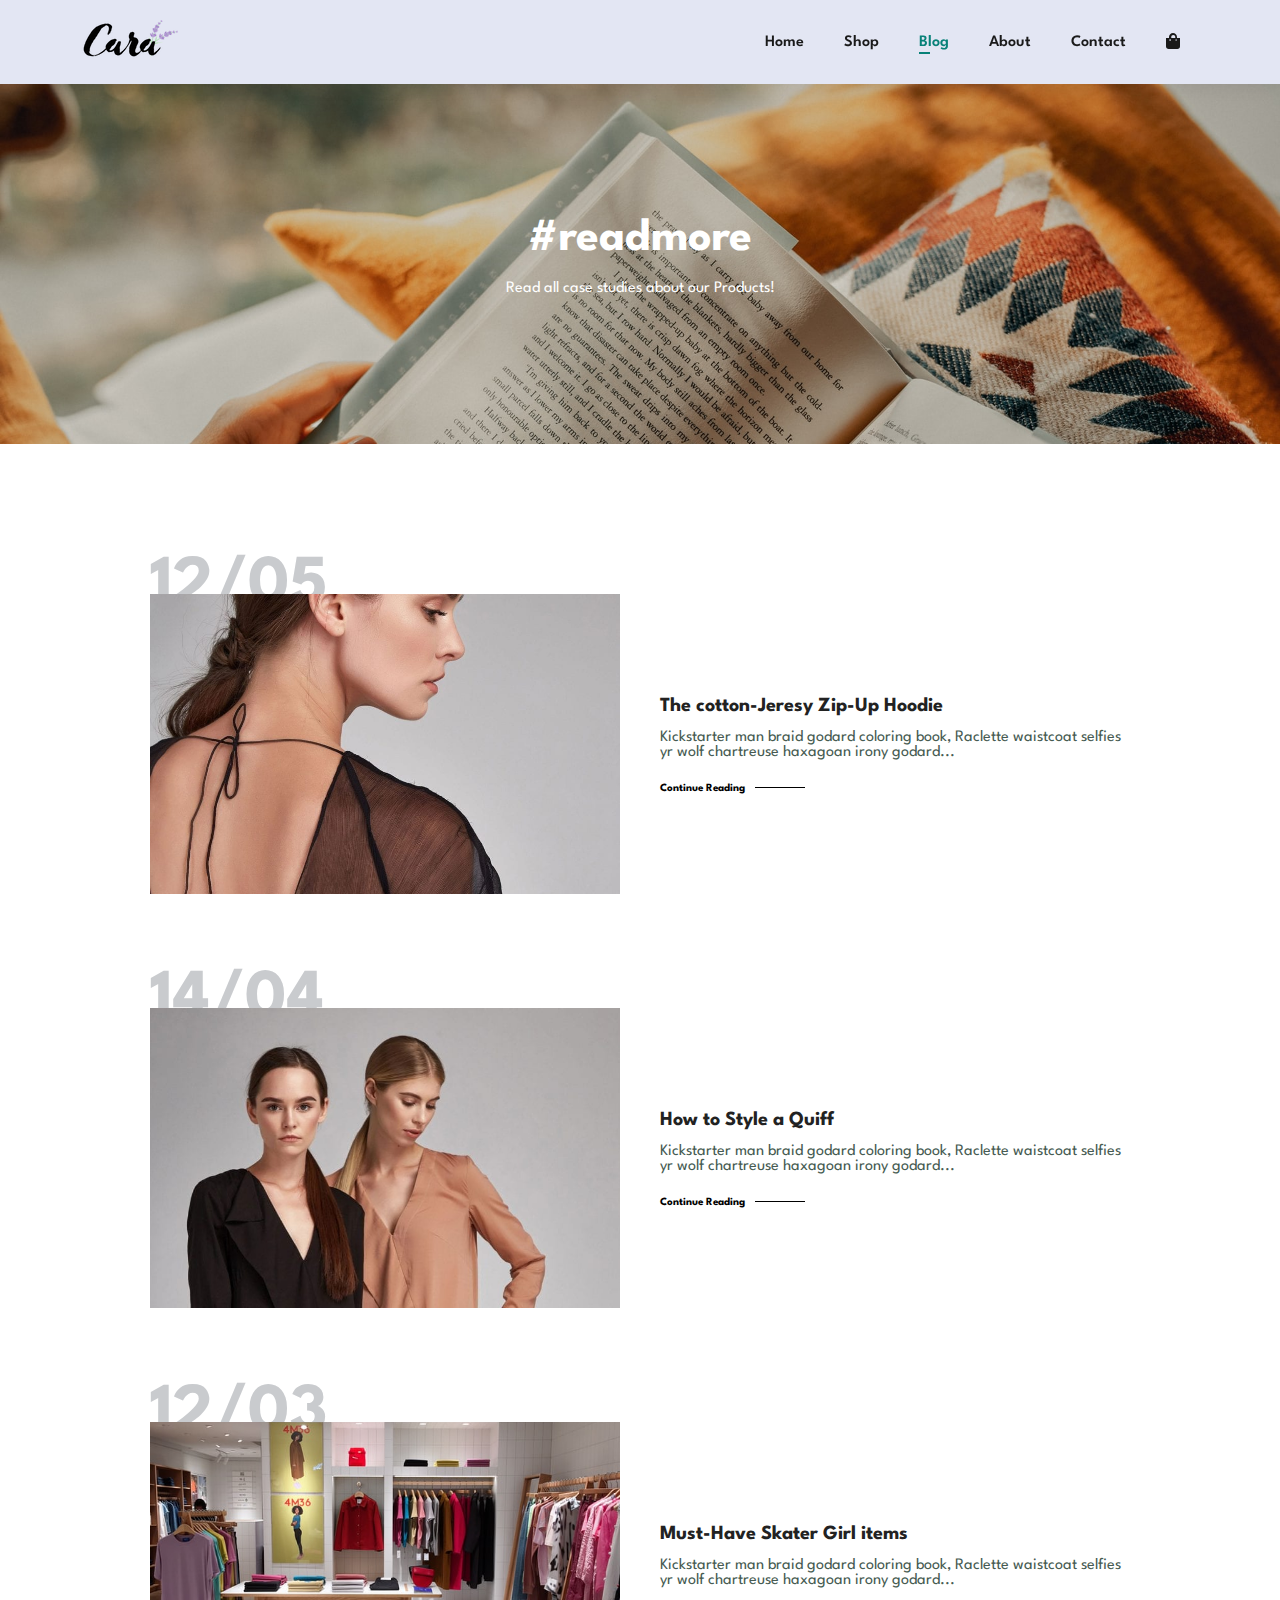
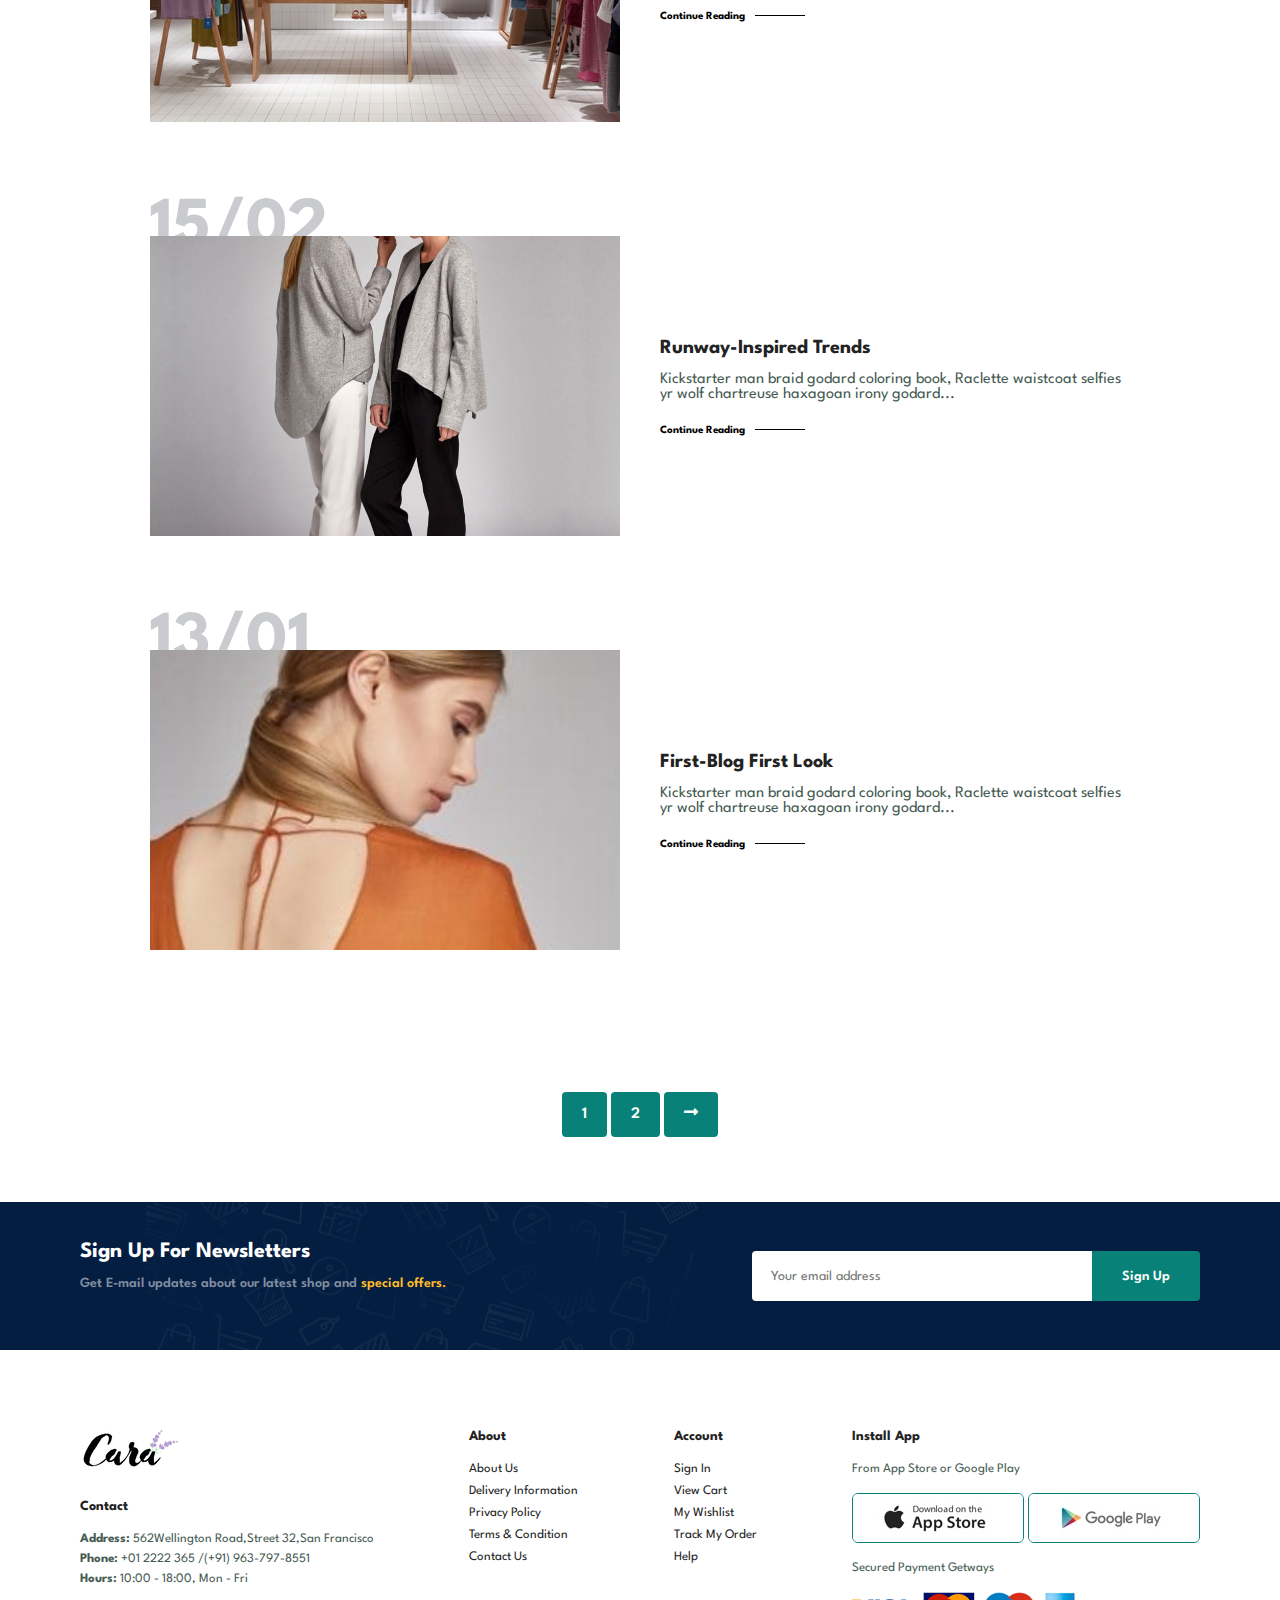
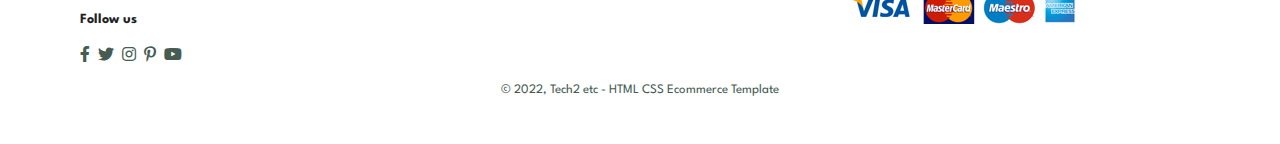
<file: Shopping-Web-By-Revan/blog.html>
<!DOCTYPE html>
<html lang="en">

<head>
    <meta charset="UTF-8">
    <meta http-equiv="X-UA-Compatible" content="IE=edge">
    <meta name="viewport" content="width=device-width, initial-scale=1.0">
    <title>Ecommerce Site</title>
    <link rel="stylesheet" href="https://use.fontawesome.com/releases/v5.15.4/css/all.css" />
    <link rel="stylesheet" href="style.css">


</head>

<body>

    <section id="header">
        <a href="#"><img src="img\logo.png" class="logo" alt=""></a>

        <div>
            <ul id="navbar">
                <li><a href="index.html">Home</a></li>
                <li><a href="shop.html">Shop</a></li>
                <li><a class="active" href="blog.html">Blog</a></li>
                <li><a href="about.html">About</a></li>
                <li><a href="contact.html">Contact</a></li>
                <li id="lg-bag"><a href="cart.html"><i class="fa fa-shopping-bag"></i></a></li>
                <a href="#" id="close"><i class="fa fa-times" aria-hidden="true"></i></a>
            </ul>
        </div>
        <div id="mobile">
            <a href="cart.html"><i class="fa fa-shopping-bag"></i></a>
            <label id="toggle"><i class="fa fa-bars"></i></label>
        </div>
    </section>






    <section id="page-hader" class="blog-header">
        <h2>#readmore</h2>
        <p>Read all case studies about our Products!</p>
    </section>

    <section id="blog">
        <div class="blog-box">
            <div class="blog-img">
                <img src="img/blog/b1.jpg" alt="">
            </div>
            <div class="blog-details">
                <h4>The cotton-Jeresy Zip-Up Hoodie</h4>
                <p>Kickstarter man braid godard coloring book, Raclette waistcoat selfies yr wolf chartreuse haxagoan irony godard...</p>
                <a href="#">Continue Reading</a>
            </div>
            <h1>12/05</h1>
        </div>
        <div class="blog-box">
            <div class="blog-img">
                <img src="img/blog/b2.jpg" alt="">
            </div>
            <div class="blog-details">
                <h4>How to Style a Quiff</h4>
                <p>Kickstarter man braid godard coloring book, Raclette waistcoat selfies yr wolf chartreuse haxagoan irony godard...</p>
                <a href="#">Continue Reading</a>
            </div>
            <h1>14/04</h1>
        </div>
        <div class="blog-box">
            <div class="blog-img">
                <img src="img/blog/b3.jpg" alt="">
            </div>
            <div class="blog-details">
                <h4>Must-Have Skater Girl items</h4>
                <p>Kickstarter man braid godard coloring book, Raclette waistcoat selfies yr wolf chartreuse haxagoan irony godard...</p>
                <a href="#">Continue Reading</a>
            </div>
            <h1>12/03</h1>
        </div>
        <div class="blog-box">
            <div class="blog-img">
                <img src="img/blog/b4.jpg" alt="">
            </div>
            <div class="blog-details">
                <h4>Runway-Inspired Trends</h4>
                <p>Kickstarter man braid godard coloring book, Raclette waistcoat selfies yr wolf chartreuse haxagoan irony godard...</p>
                <a href="#">Continue Reading</a>
            </div>
            <h1>15/02</h1>
        </div>
        <div class="blog-box">
            <div class="blog-img">
                <img src="img/blog/b7.jpg" alt="">
            </div>
            <div class="blog-details">
                <h4>First-Blog First Look</h4>
                <p>Kickstarter man braid godard coloring book, Raclette waistcoat selfies yr wolf chartreuse haxagoan irony godard...</p>
                <a href="#">Continue Reading</a>
            </div>
            <h1>13/01</h1>
        </div>
    </section>

    <section id="pagination" class="section-p1">
        <a href="#">1</a>
        <a href="#">2</a>
        <a href="#"><i class="fa fa-long-arrow-alt-right"></i></a>
    </section>

    <section id="newsletter" class="section-p1 section-m1">
        <div class="newstext">
            <h4>Sign Up For Newsletters</h4>
            <p>Get E-mail updates about our latest shop and <span>special offers.</span></p>
        </div>
        <div class="form">
            <input type="email" placeholder="Your email address">
            <button class="normal">Sign Up</button>
        </div>
    </section>

    <footer class="section-p1">
        <div class="col">
            <img class="logo" src="img/logo.png" alt="">
            <h4>Contact</h4>
            <p><strong>Address:</strong> 562Wellington Road,Street 32,San Francisco</p>
            <p><strong>Phone:</strong> +01 2222 365 /(+91) 963-797-8551</p>
            <p><strong>Hours:</strong> 10:00 - 18:00, Mon - Fri</p>
            <div class="follow"></div>
            <h4>Follow us</h4>
            <div class="icon">
                <i class="fab fa-facebook-f"></i>
                <i class="fab fa-twitter"></i>
                <i class="fab fa-instagram"></i>
                <i class="fab fa-pinterest-p"></i>
                <i class="fab fa-youtube"></i>
            </div>
        </div>

        <div class="col">
            <h4>About</h4>
            <a href="#">About Us</a>
            <a href="#">Delivery Information</a>
            <a href="#">Privacy Policy</a>
            <a href="#">Terms & Condition</a>
            <a href="#">Contact Us</a>
        </div>

        <div class="col">
            <h4>Account</h4>
            <a href="#">Sign In</a>
            <a href="#">View Cart</a>
            <a href="#">My Wishlist</a>
            <a href="#">Track My Order</a>
            <a href="#">Help</a>
        </div>

        <div class="col install">
            <h4>Install App</h4>
            <p>From App Store or Google Play</p>
            <div class="row">
                <img src="img/pay/app.jpg" alt="">
                <img src="img/pay/play.jpg" alt="">
            </div>
            <p>Secured Payment Getways </p>
            <img src="img/pay/pay.png" alt="">

        </div>

        <div class="copyright">
            <p>© 2022, Tech2 etc - HTML CSS Ecommerce Template</p>
        </div>

    </footer>


    <script src="script.js"></script>

</body>

</html>
</file>
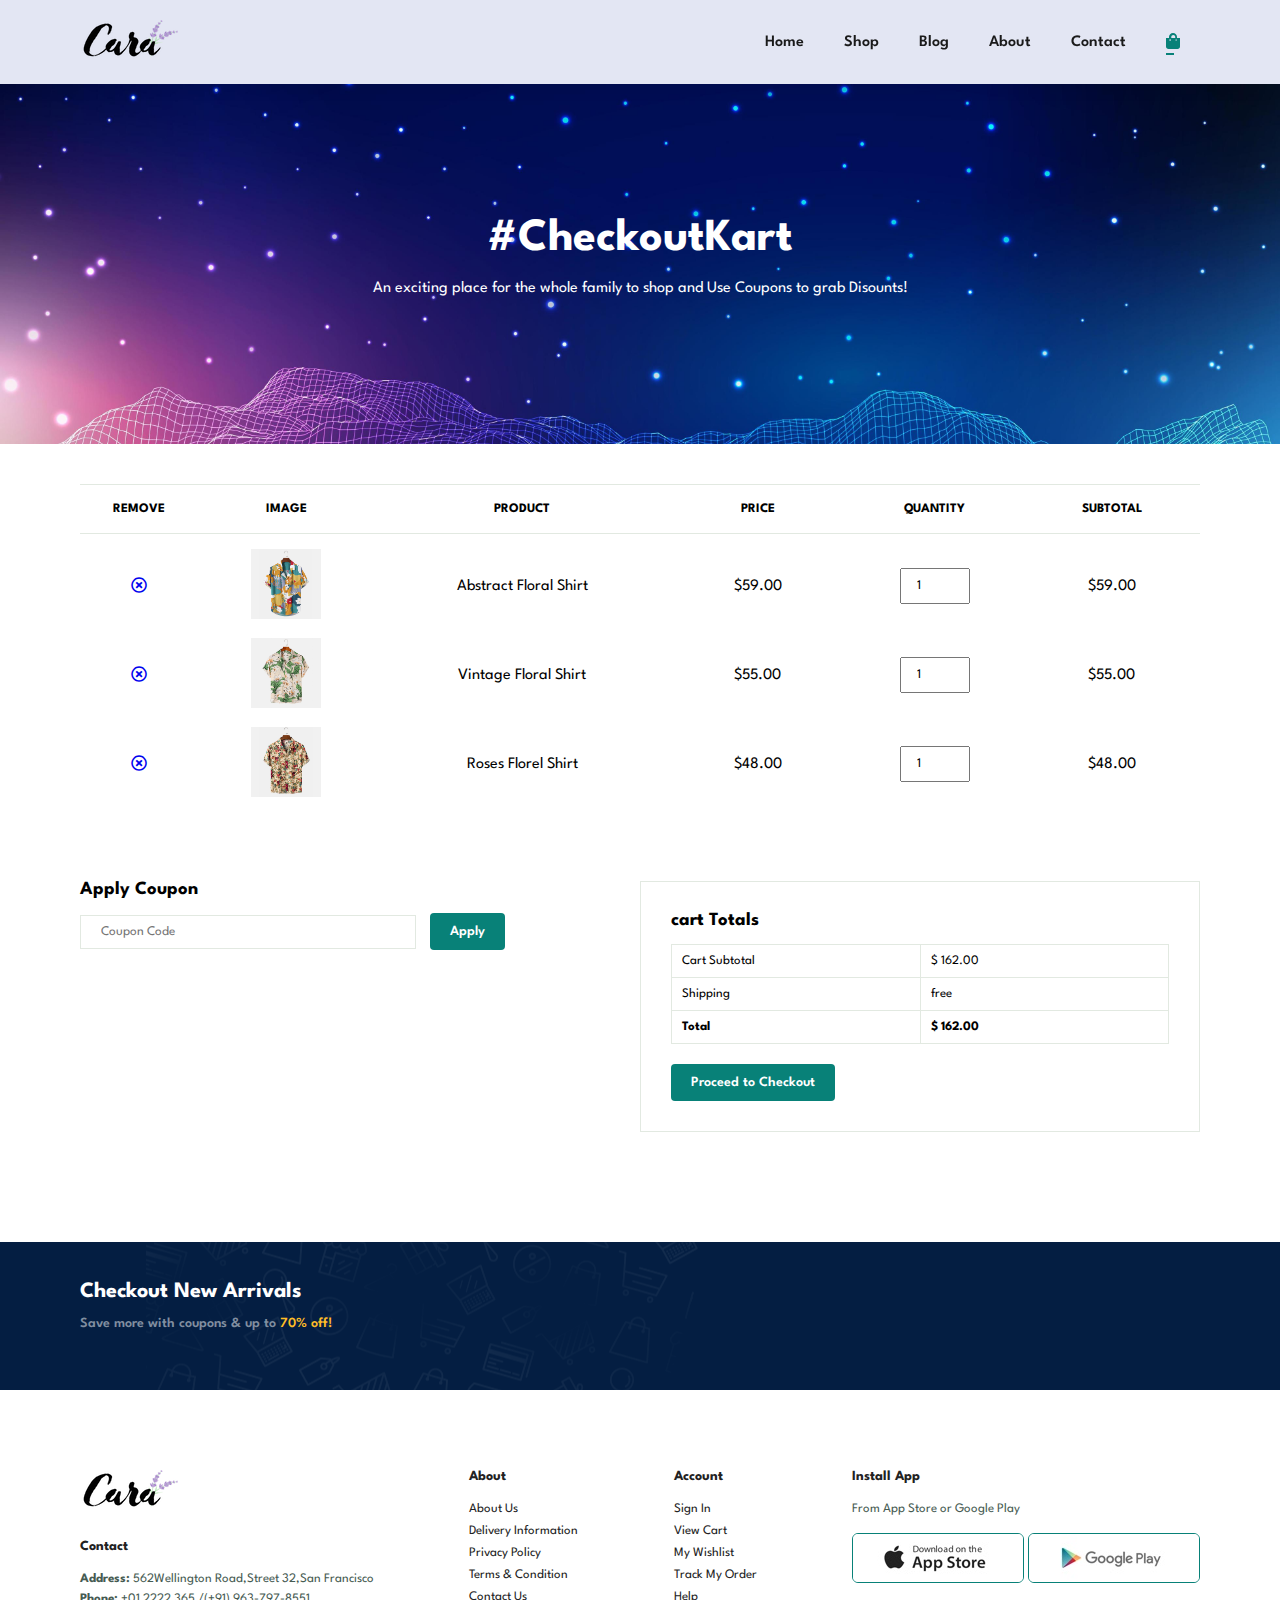
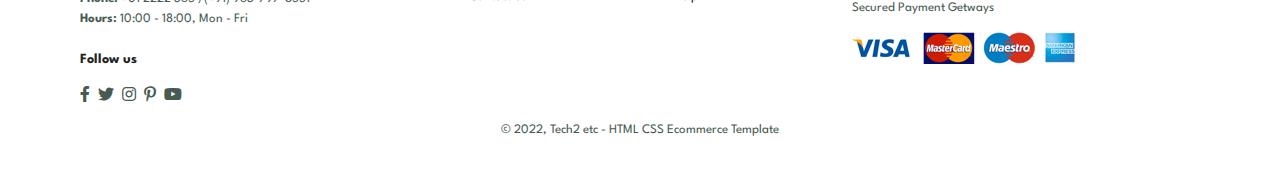
<file: Shopping-Web-By-Revan/cart.html>
<!DOCTYPE html>
<html lang="en">

<head>
    <meta charset="UTF-8">
    <meta http-equiv="X-UA-Compatible" content="IE=edge">
    <meta name="viewport" content="width=device-width, initial-scale=1.0">
    <title>Ecommerce Site</title>
    <link rel="stylesheet" href="https://use.fontawesome.com/releases/v5.15.4/css/all.css" />
    <link rel="stylesheet" href="style.css">


</head>

<body>

    <section id="header">
        <a href="#"><img src="img\logo.png" class="logo" alt=""></a>

        <div>
            <ul id="navbar">
                <li><a href="index.html">Home</a></li>
                <li><a href="shop.html">Shop</a></li>
                <li><a href="blog.html">Blog</a></li>
                <li><a href="about.html">About</a></li>
                <li><a href="contact.html">Contact</a></li>
                <li id="lg-bag"><a class="active" href="cart.html"><i class="fa fa-shopping-bag"></i></a></li>
                <a href="#" id="close"><i class="fa fa-times" aria-hidden="true"></i></a>
            </ul>
        </div>
        <div id="mobile">
            <a href="cart.html"><i class="fa fa-shopping-bag"></i></a>
            <label id="toggle"><i class="fa fa-bars"></i></label>
        </div>
    </section>

    <section id="page-hader" class="cart-header">
        <h2>#CheckoutKart</h2>
        <p>An exciting place for the whole family to shop and Use Coupons to grab Disounts!</p>
    </section>

    <section id="cart" class="section-p1">
        <table width="100%">
            <thead>
                <tr>
                    <td>Remove</td>
                    <td>Image</td>
                    <td>Product</td>
                    <td>Price</td>
                    <td>Quantity</td>
                    <td>Subtotal</td>
                </tr>
            </thead>
            <tbody>
                <tr>
                    <td><a href="#"><i class="far fa-times-circle"></i></a></td>
                    <td><img src="img/products/f1.jpg" alt=""></td>
                    <td>Abstract Floral Shirt</td>
                    <td>$59.00</td>
                    <td><input type="number" value="1"></td>
                    <td>$59.00</td>
                </tr>
                <tr>
                    <td><a href="#"><i class="far fa-times-circle"></i></a></td>
                    <td><img src="img/products/f2.jpg" alt=""></td>
                    <td>Vintage Floral Shirt</td>
                    <td>$55.00</td>
                    <td><input type="number" value="1"></td>
                    <td>$55.00</td>
                </tr>
                <tr>
                    <td><a href="#"><i class="far fa-times-circle"></i></a></td>
                    <td><img src="img/products/f3.jpg" alt=""></td>
                    <td>Roses Florel Shirt</td>
                    <td>$48.00</td>
                    <td><input type="number" value="1"></td>
                    <td>$48.00</td>
                </tr>
            </tbody>
        </table>
    </section>

    <section id="cart-add" class="section-p1">
        <div id="coupon">
            <h3>Apply Coupon</h3>
            <div>
                <input type="text" placeholder="Coupon Code">
                <button class="normal">Apply</button>
            </div>
        </div>

        <div id="subtotal">
            <h3>cart Totals</h3>
            <table>
                <tr>
                    <td>Cart Subtotal</td>
                    <td>$ 162.00</td>
                </tr>
                <tr>
                    <td>Shipping</td>
                    <td>free</td>
                </tr>
                <tr>
                    <td><strong>Total</strong></td>
                    <td><strong>$ 162.00</strong></td>
                </tr>
            </table>
            <button class="normal">Proceed to Checkout</button>
        </div>
    </section>

    <section id="newsletter1" class="section-p1 section-m1">
        <div class="newstext1">
            <h4>Checkout New Arrivals</h4>
            <p>Save more with coupons & up to <span>70% off!</span></p>
        </div>
        <!-- <div class="form">
            <input type="email" placeholder="Your email address">
            <button class="normal">Sign Up</button>
        </div> -->
    </section>

    <footer class="section-p1">
        <div class="col">
            <img class="logo" src="img/logo.png" alt="">
            <h4>Contact</h4>
            <p><strong>Address:</strong> 562Wellington Road,Street 32,San Francisco</p>
            <p><strong>Phone:</strong> +01 2222 365 /(+91) 963-797-8551</p>
            <p><strong>Hours:</strong> 10:00 - 18:00, Mon - Fri</p>
            <div class="follow"></div>
            <h4>Follow us</h4>
            <div class="icon">
                <i class="fab fa-facebook-f"></i>
                <i class="fab fa-twitter"></i>
                <i class="fab fa-instagram"></i>
                <i class="fab fa-pinterest-p"></i>
                <i class="fab fa-youtube"></i>
            </div>
        </div>

        <div class="col">
            <h4>About</h4>
            <a href="#">About Us</a>
            <a href="#">Delivery Information</a>
            <a href="#">Privacy Policy</a>
            <a href="#">Terms & Condition</a>
            <a href="#">Contact Us</a>
        </div>

        <div class="col">
            <h4>Account</h4>
            <a href="#">Sign In</a>
            <a href="#">View Cart</a>
            <a href="#">My Wishlist</a>
            <a href="#">Track My Order</a>
            <a href="#">Help</a>
        </div>

        <div class="col install">
            <h4>Install App</h4>
            <p>From App Store or Google Play</p>
            <div class="row">
                <img src="img/pay/app.jpg" alt="">
                <img src="img/pay/play.jpg" alt="">
            </div>
            <p>Secured Payment Getways </p>
            <img src="img/pay/pay.png" alt="">

        </div>

        <div class="copyright">
            <p>© 2022, Tech2 etc - HTML CSS Ecommerce Template</p>
        </div>

    </footer>


    <script src="script.js"></script>

</body>

</html>
</file>
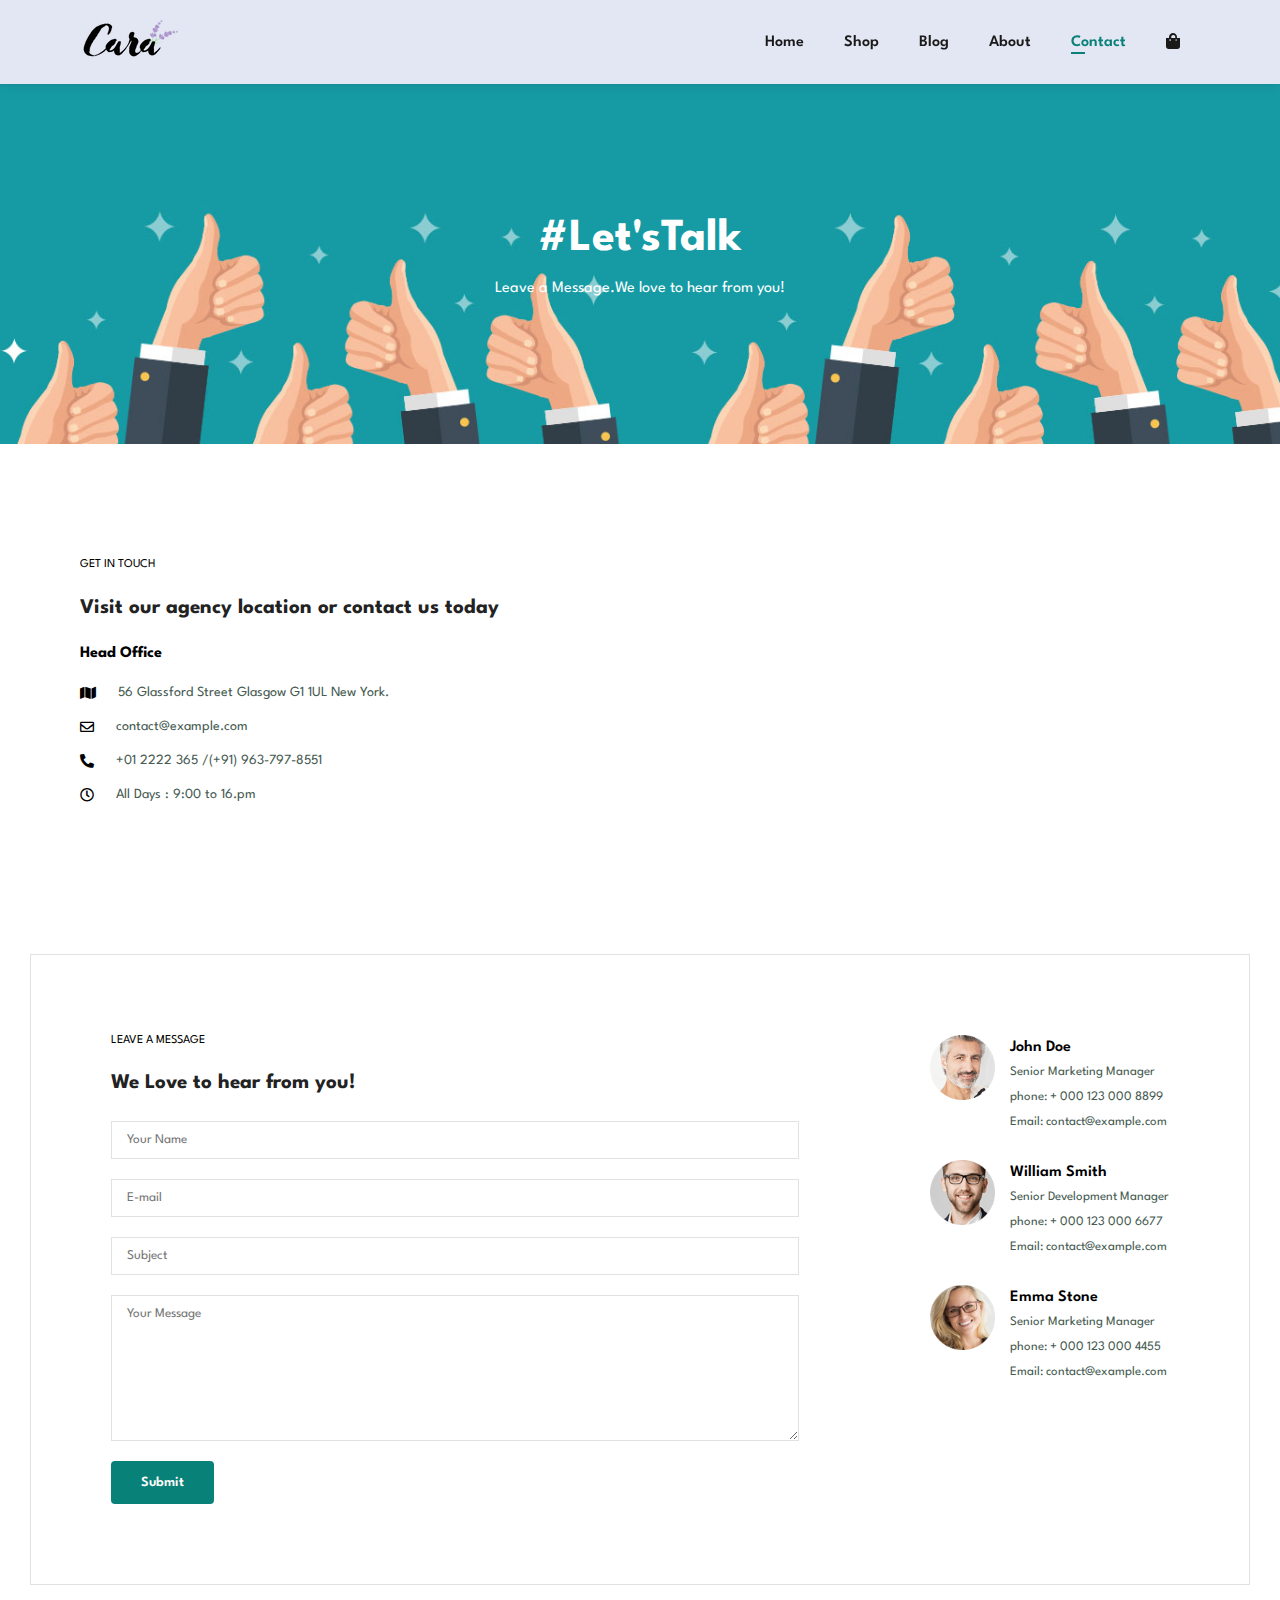
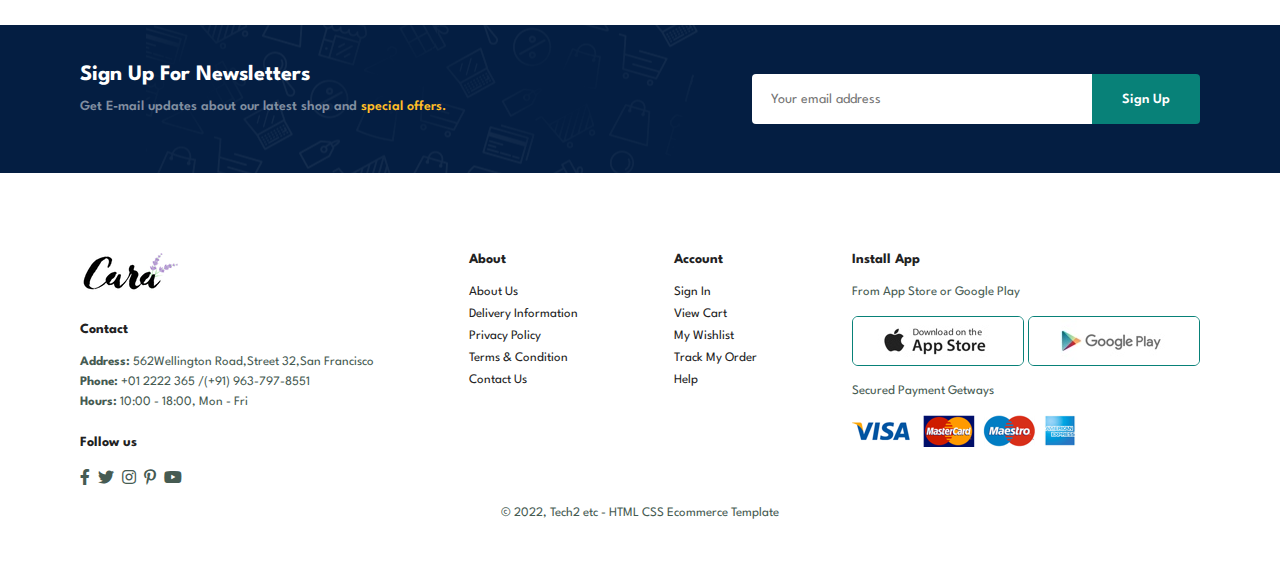
<file: Shopping-Web-By-Revan/contact.html>
<!DOCTYPE html>
<html lang="en">

<head>
    <meta charset="UTF-8">
    <meta http-equiv="X-UA-Compatible" content="IE=edge">
    <meta name="viewport" content="width=device-width, initial-scale=1.0">
    <title>Ecommerce Site</title>
    <link rel="stylesheet" href="https://use.fontawesome.com/releases/v5.15.4/css/all.css" />
    <link rel="stylesheet" href="style.css">


</head>

<body>

    <section id="header">
        <a href="#"><img src="img\logo.png" class="logo" alt=""></a>

        <div>
            <ul id="navbar">
                <li><a href="index.html">Home</a></li>
                <li><a href="shop.html">Shop</a></li>
                <li><a href="blog.html">Blog</a></li>
                <li><a href="about.html">About</a></li>
                <li><a class="active" href="contact.html">Contact</a></li>
                <li id="lg-bag"><a href="cart.html"><i class="fa fa-shopping-bag"></i></a></li>
                <a href="#" id="close"><i class="fa fa-times" aria-hidden="true"></i></a>
            </ul>
        </div>
        <div id="mobile">
            <a href="cart.html"><i class="fa fa-shopping-bag"></i></a>
            <label id="toggle"><i class="fa fa-bars"></i></label>
        </div>
    </section>

    <section id="page-hader" class="contacts-header">
        <h2>#Let'sTalk</h2>
        <p>Leave a Message.We love to hear from you!</p>
    </section>

    <section id="contact-details" class="section-p1">
        <div class="details">
            <span>GET IN TOUCH</span>
            <h2>Visit our agency location or contact us today</h2>
            <h3>Head Office</h3>
            <div>
                <li>
                    <i class="fa fa-map"></i>
                    <p>56 Glassford Street Glasgow G1 1UL New York.</p>
                </li>
                <li>
                    <i class="far fa-envelope"></i>
                    <p>contact@example.com</p>
                </li>
                <li>
                    <i class="fas fa-phone-alt"></i>
                    <p> +01 2222 365 /(+91) 963-797-8551</p>
                </li>
                <li>
                    <i class="far fa-clock"></i>
                    <p>All Days : 9:00 to 16.pm</p>
                </li>
            </div>
        </div>

        <div class="map">
            <iframe src=" https://www.google.com/maps/embed?pb=!1m18!1m12!1m3!1d286647.4976938075!2d-4.511948919516009!3d55.85514353626482!2m3!1f0!2f0!3f0!3m2!1i1024!2i768!4f13.1!3m3!1m2!1s0x488815562056ceeb%3A0x71e683b805ef511e!2sGlasgow%2C%20UK!5e0!3m2!1sen!2sin!4v1669609790810!5m2!1sen!2sin
                " width="600 " height="450 " style="border:0; " allowfullscreen=" " loading="lazy " referrerpolicy="no-referrer-when-downgrade "></iframe>
        </div>
    </section>

    <section id="form-details">
        <form action="">
            <span> LEAVE A MESSAGE</span>
            <h2>We Love to hear from you!</h2>
            <input type="text" placeholder="Your Name">
            <input type="email" placeholder="E-mail">
            <input type="text" placeholder="Subject">
            <textarea name="" id="" cols="30" rows="10" placeholder="Your Message"></textarea>
            <button class="normal">Submit</button>
        </form>

        <div class="people">
            <div>
                <img src="img/people/1.png" alt="">
                <p><span>John Doe</span> Senior Marketing Manager <br> phone: + 000 123 000 8899 <br> Email: contact@example.com</p>
            </div>
            <div>
                <img src="img/people/2.png" alt="">
                <p><span>William Smith</span> Senior Development Manager <br> phone: + 000 123 000 6677 <br> Email: contact@example.com</p>
            </div>
            <div>
                <img src="img/people/3.png" alt="">
                <p><span>Emma Stone</span> Senior Marketing Manager <br> phone: + 000 123 000 4455 <br> Email: contact@example.com</p>
            </div>
        </div>

    </section>

    <section id="newsletter" class="section-p1 section-m1">
        <div class="newstext">
            <h4>Sign Up For Newsletters</h4>
            <p>Get E-mail updates about our latest shop and <span>special offers.</span></p>
        </div>
        <div class="form">
            <input type="email" placeholder="Your email address">
            <button class="normal">Sign Up</button>
        </div>
    </section>

    <footer class="section-p1">
        <div class="col">
            <img class="logo" src="img/logo.png" alt="">
            <h4>Contact</h4>
            <p><strong>Address:</strong> 562Wellington Road,Street 32,San Francisco</p>
            <p><strong>Phone:</strong> +01 2222 365 /(+91) 963-797-8551</p>
            <p><strong>Hours:</strong> 10:00 - 18:00, Mon - Fri</p>
            <div class="follow"></div>
            <h4>Follow us</h4>
            <div class="icon">
                <i class="fab fa-facebook-f"></i>
                <i class="fab fa-twitter"></i>
                <i class="fab fa-instagram"></i>
                <i class="fab fa-pinterest-p"></i>
                <i class="fab fa-youtube"></i>
            </div>
        </div>

        <div class="col">
            <h4>About</h4>
            <a href="#">About Us</a>
            <a href="#">Delivery Information</a>
            <a href="#">Privacy Policy</a>
            <a href="#">Terms & Condition</a>
            <a href="#">Contact Us</a>
        </div>

        <div class="col">
            <h4>Account</h4>
            <a href="#">Sign In</a>
            <a href="#">View Cart</a>
            <a href="#">My Wishlist</a>
            <a href="#">Track My Order</a>
            <a href="#">Help</a>
        </div>

        <div class="col install">
            <h4>Install App</h4>
            <p>From App Store or Google Play</p>
            <div class="row">
                <img src="img/pay/app.jpg" alt="">
                <img src="img/pay/play.jpg" alt="">
            </div>
            <p>Secured Payment Getways </p>
            <img src="img/pay/pay.png" alt="">

        </div>

        <div class="copyright">
            <p>© 2022, Tech2 etc - HTML CSS Ecommerce Template</p>
        </div>

    </footer>


    <script src="script.js"></script>

</body>

</html>
</file>
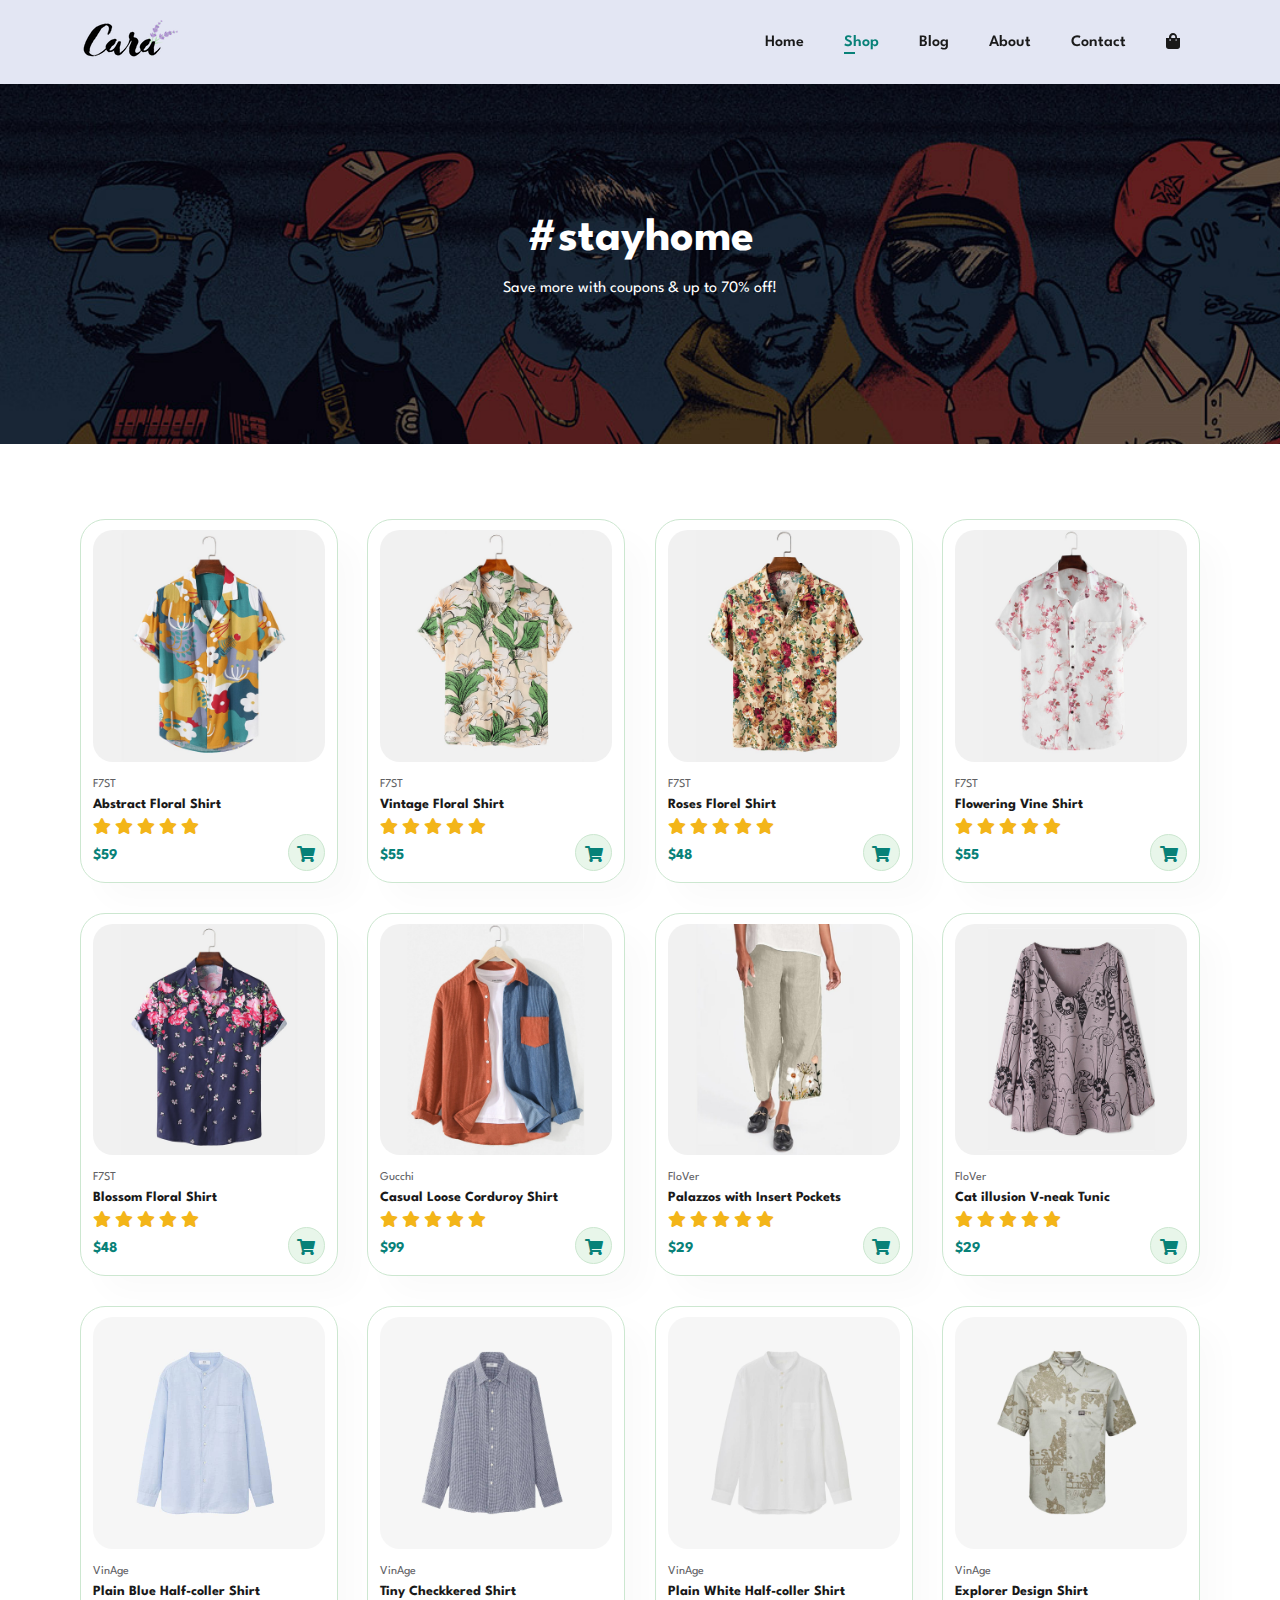
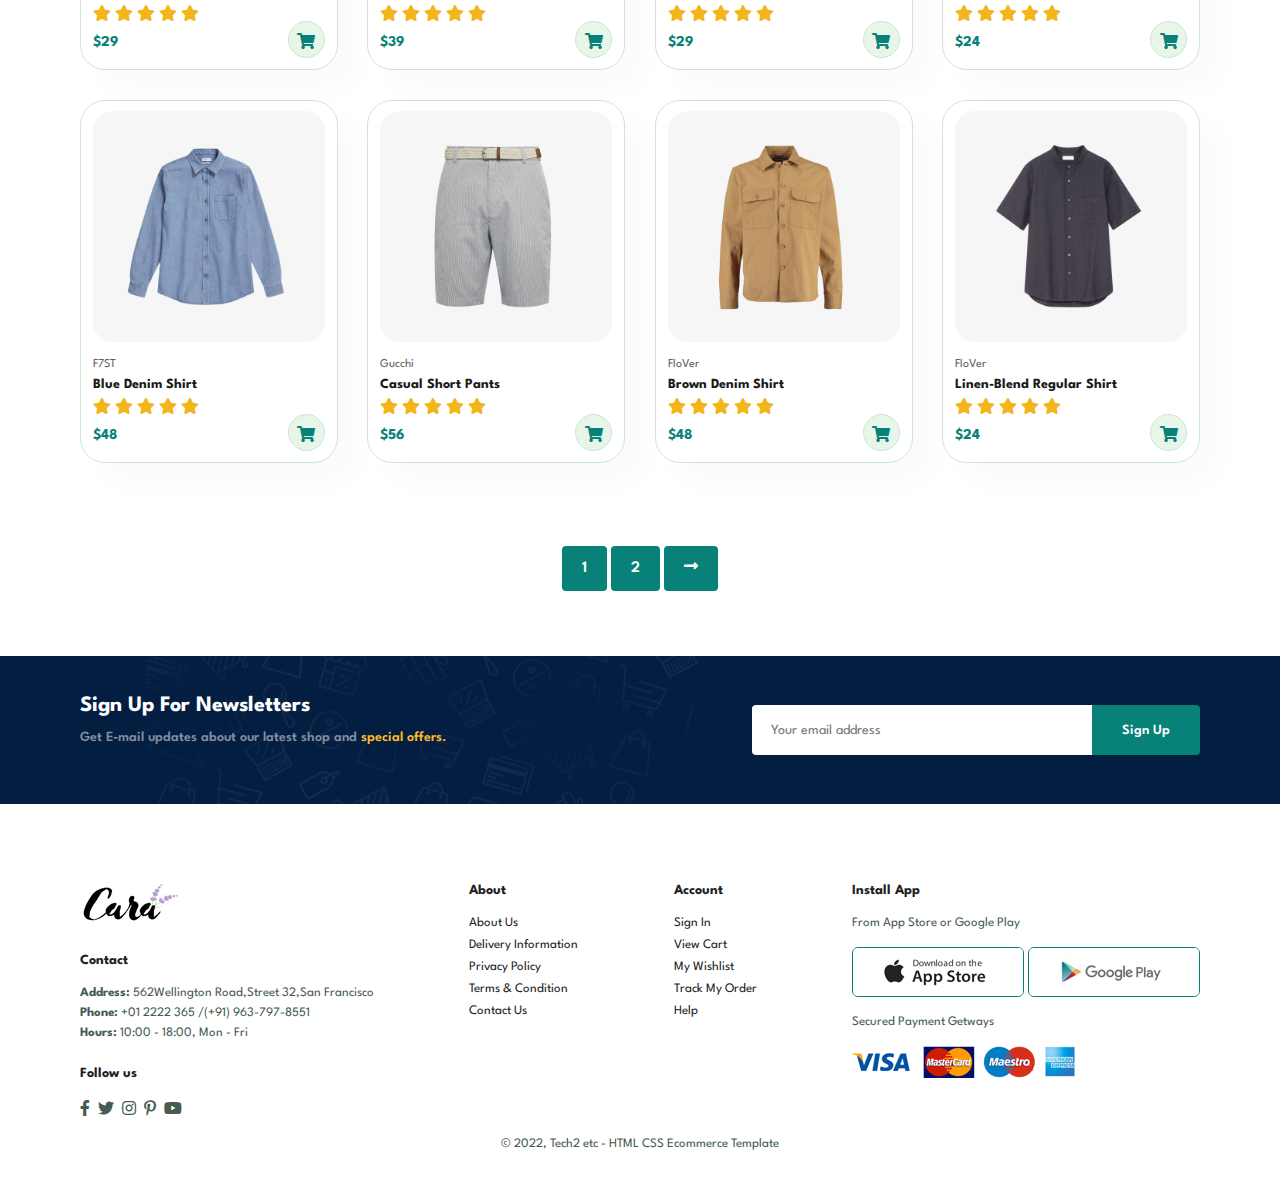
<file: Shopping-Web-By-Revan/shop.html>
<!DOCTYPE html>
<html lang="en">

<head>
    <meta charset="UTF-8">
    <meta http-equiv="X-UA-Compatible" content="IE=edge">
    <meta name="viewport" content="width=device-width, initial-scale=1.0">
    <title>Ecommerce Site</title>
    <link rel="stylesheet" href="https://use.fontawesome.com/releases/v5.15.4/css/all.css" />
    <link rel="stylesheet" href="style.css">


</head>

<body>

    <section id="header">
        <a href="#"><img src="img\logo.png" class="logo" alt=""></a>

        <div>
            <ul id="navbar">
                <li><a href="index.html">Home</a></li>
                <li><a class="active" href="shop.html">Shop</a></li>
                <li><a href="blog.html">Blog</a></li>
                <li><a href="about.html">About</a></li>
                <li><a href="contact.html">Contact</a></li>
                <li id="lg-bag"><a href="cart.html"><i class="fa fa-shopping-bag"></i></a></li>
                <a href="#" id="close"><i class="fa fa-times" aria-hidden="true"></i></a>
            </ul>
        </div>
        <div id="mobile">
            <a href="cart.html"><i class="fa fa-shopping-bag"></i></a>
            <label id="toggle"><i class="fa fa-bars"></i></label>
        </div>
    </section>

    <section id="page-hader">

        <h2>#stayhome</h2>
        <p>Save more with coupons & up to 70% off!</p>
    </section>

    <section id="product1" class="section-p1">
        <div class="pro-container" onclick="window.location.href='sproduct.html';">
            <div class="pro">
                <img src="img/products/f1.jpg" alt="">
                <div class="des">
                    <span>F7ST</span>
                    <h5>Abstract Floral Shirt</h5>
                    <div class="star">
                        <i class="fa fa-star"></i>
                        <i class="fa fa-star"></i>
                        <i class="fa fa-star"></i>
                        <i class="fa fa-star"></i>
                        <i class="fa fa-star"></i>
                    </div>
                    <h4>$59</h4>
                </div>
                <a href="#"><i class="fa fa-shopping-cart cart"></i></a>
            </div>
            <div class="pro">
                <img src="img/products/f2.jpg" alt="">
                <div class="des">
                    <span>F7ST</span>
                    <h5>Vintage Floral Shirt</h5>
                    <div class="star">
                        <i class="fa fa-star"></i>
                        <i class="fa fa-star"></i>
                        <i class="fa fa-star"></i>
                        <i class="fa fa-star"></i>
                        <i class="fa fa-star"></i>
                    </div>
                    <h4>$55</h4>
                </div>
                <a href="#"><i class="fa fa-shopping-cart cart"></i></a>
            </div>
            <div class="pro">
                <img src="img/products/f3.jpg" alt="">
                <div class="des">
                    <span>F7ST</span>
                    <h5>Roses Florel Shirt</h5>
                    <div class="star">
                        <i class="fa fa-star"></i>
                        <i class="fa fa-star"></i>
                        <i class="fa fa-star"></i>
                        <i class="fa fa-star"></i>
                        <i class="fa fa-star"></i>
                    </div>
                    <h4>$48</h4>
                </div>
                <a href="#"><i class="fa fa-shopping-cart cart"></i></a>
            </div>
            <div class="pro">
                <img src="img/products/f4.jpg" alt="">
                <div class="des">
                    <span>F7ST</span>
                    <h5>Flowering Vine Shirt</h5>
                    <div class="star">
                        <i class="fa fa-star"></i>
                        <i class="fa fa-star"></i>
                        <i class="fa fa-star"></i>
                        <i class="fa fa-star"></i>
                        <i class="fa fa-star"></i>
                    </div>
                    <h4>$55</h4>
                </div>
                <a href="#"><i class="fa fa-shopping-cart cart"></i></a>
            </div>
            <div class="pro">
                <img src="img/products/f5.jpg" alt="">
                <div class="des">
                    <span>F7ST</span>
                    <h5>Blossom Floral Shirt</h5>
                    <div class="star">
                        <i class="fa fa-star"></i>
                        <i class="fa fa-star"></i>
                        <i class="fa fa-star"></i>
                        <i class="fa fa-star"></i>
                        <i class="fa fa-star"></i>
                    </div>
                    <h4>$48</h4>
                </div>
                <a href="#"><i class="fa fa-shopping-cart cart"></i></a>
            </div>
            <div class="pro">
                <img src="img/products/f6.jpg" alt="">
                <div class="des">
                    <span>Gucchi</span>
                    <h5>Casual Loose Corduroy Shirt</h5>
                    <div class="star">
                        <i class="fa fa-star"></i>
                        <i class="fa fa-star"></i>
                        <i class="fa fa-star"></i>
                        <i class="fa fa-star"></i>
                        <i class="fa fa-star"></i>
                    </div>
                    <h4>$99</h4>
                </div>
                <a href="#"><i class="fa fa-shopping-cart cart"></i></a>
            </div>
            <div class="pro">
                <img src="img/products/f7.jpg" alt="">
                <div class="des">
                    <span>FloVer</span>
                    <h5>Palazzos with Insert Pockets</h5>
                    <div class="star">
                        <i class="fa fa-star"></i>
                        <i class="fa fa-star"></i>
                        <i class="fa fa-star"></i>
                        <i class="fa fa-star"></i>
                        <i class="fa fa-star"></i>
                    </div>
                    <h4>$29</h4>
                </div>
                <a href="#"><i class="fa fa-shopping-cart cart"></i></a>
            </div>
            <div class="pro">
                <img src="img/products/f8.jpg" alt="">
                <div class="des">
                    <span>FloVer</span>
                    <h5>Cat illusion V-neak Tunic</h5>
                    <div class="star">
                        <i class="fa fa-star"></i>
                        <i class="fa fa-star"></i>
                        <i class="fa fa-star"></i>
                        <i class="fa fa-star"></i>
                        <i class="fa fa-star"></i>
                    </div>
                    <h4>$29</h4>
                </div>
                <a href="#"><i class="fa fa-shopping-cart cart"></i></a>
            </div>
            <div class="pro">
                <img src="img/products/n1.jpg" alt="">
                <div class="des">
                    <span>VinAge</span>
                    <h5>Plain Blue Half-coller Shirt</h5>
                    <div class="star">
                        <i class="fa fa-star"></i>
                        <i class="fa fa-star"></i>
                        <i class="fa fa-star"></i>
                        <i class="fa fa-star"></i>
                        <i class="fa fa-star"></i>
                    </div>
                    <h4>$29</h4>
                </div>
                <a href="#"><i class="fa fa-shopping-cart cart"></i></a>
            </div>
            <div class="pro">
                <img src="img/products/n2.jpg" alt="">
                <div class="des">
                    <span>VinAge</span>
                    <h5>Tiny Checkkered Shirt</h5>
                    <div class="star">
                        <i class="fa fa-star"></i>
                        <i class="fa fa-star"></i>
                        <i class="fa fa-star"></i>
                        <i class="fa fa-star"></i>
                        <i class="fa fa-star"></i>
                    </div>
                    <h4>$39</h4>
                </div>
                <a href="#"><i class="fa fa-shopping-cart cart"></i></a>
            </div>
            <div class="pro">
                <img src="img/products/n3.jpg" alt="">
                <div class="des">
                    <span>VinAge</span>
                    <h5>Plain White Half-coller Shirt</h5>
                    <div class="star">
                        <i class="fa fa-star"></i>
                        <i class="fa fa-star"></i>
                        <i class="fa fa-star"></i>
                        <i class="fa fa-star"></i>
                        <i class="fa fa-star"></i>
                    </div>
                    <h4>$29</h4>
                </div>
                <a href="#"><i class="fa fa-shopping-cart cart"></i></a>
            </div>
            <div class="pro">
                <img src="img/products/n4.jpg" alt="">
                <div class="des">
                    <span>VinAge</span>
                    <h5>Explorer Design Shirt</h5>
                    <div class="star">
                        <i class="fa fa-star"></i>
                        <i class="fa fa-star"></i>
                        <i class="fa fa-star"></i>
                        <i class="fa fa-star"></i>
                        <i class="fa fa-star"></i>
                    </div>
                    <h4>$24</h4>
                </div>
                <a href="#"><i class="fa fa-shopping-cart cart"></i></a>
            </div>
            <div class="pro">
                <img src="img/products/n5.jpg" alt="">
                <div class="des">
                    <span>F7ST</span>
                    <h5>Blue Denim Shirt</h5>
                    <div class="star">
                        <i class="fa fa-star"></i>
                        <i class="fa fa-star"></i>
                        <i class="fa fa-star"></i>
                        <i class="fa fa-star"></i>
                        <i class="fa fa-star"></i>
                    </div>
                    <h4>$48</h4>
                </div>
                <a href="#"><i class="fa fa-shopping-cart cart"></i></a>
            </div>
            <div class="pro">
                <img src="img/products/n6.jpg" alt="">
                <div class="des">
                    <span>Gucchi</span>
                    <h5>Casual Short Pants</h5>
                    <div class="star">
                        <i class="fa fa-star"></i>
                        <i class="fa fa-star"></i>
                        <i class="fa fa-star"></i>
                        <i class="fa fa-star"></i>
                        <i class="fa fa-star"></i>
                    </div>
                    <h4>$56</h4>
                </div>
                <a href="#"><i class="fa fa-shopping-cart cart"></i></a>
            </div>
            <div class="pro">
                <img src="img/products/n7.jpg" alt="">
                <div class="des">
                    <span>FloVer</span>
                    <h5>Brown Denim Shirt</h5>
                    <div class="star">
                        <i class="fa fa-star"></i>
                        <i class="fa fa-star"></i>
                        <i class="fa fa-star"></i>
                        <i class="fa fa-star"></i>
                        <i class="fa fa-star"></i>
                    </div>
                    <h4>$48</h4>
                </div>
                <a href="#"><i class="fa fa-shopping-cart cart"></i></a>
            </div>
            <div class="pro">
                <img src="img/products/n8.jpg" alt="">
                <div class="des">
                    <span>FloVer</span>
                    <h5>Linen-Blend Regular Shirt</h5>
                    <div class="star">
                        <i class="fa fa-star"></i>
                        <i class="fa fa-star"></i>
                        <i class="fa fa-star"></i>
                        <i class="fa fa-star"></i>
                        <i class="fa fa-star"></i>
                    </div>
                    <h4>$24</h4>
                </div>
                <a href="#"><i class="fa fa-shopping-cart cart"></i></a>
            </div>
        </div>
    </section>

    <section id="pagination" class="section-p1">
        <a href="#">1</a>
        <a href="#">2</a>
        <a href="#"><i class="fa fa-long-arrow-alt-right"></i></a>
    </section>

    <section id="newsletter" class="section-p1 section-m1">
        <div class="newstext">
            <h4>Sign Up For Newsletters</h4>
            <p>Get E-mail updates about our latest shop and <span>special offers.</span></p>
        </div>
        <div class="form">
            <input type="email" placeholder="Your email address">
            <button class="normal">Sign Up</button>
        </div>
    </section>

    <footer class="section-p1">
        <div class="col">
            <img class="logo" src="img/logo.png" alt="">
            <h4>Contact</h4>
            <p><strong>Address:</strong> 562Wellington Road,Street 32,San Francisco</p>
            <p><strong>Phone:</strong> +01 2222 365 /(+91) 963-797-8551</p>
            <p><strong>Hours:</strong> 10:00 - 18:00, Mon - Fri</p>
            <div class="follow"></div>
            <h4>Follow us</h4>
            <div class="icon">
                <i class="fab fa-facebook-f"></i>
                <i class="fab fa-twitter"></i>
                <i class="fab fa-instagram"></i>
                <i class="fab fa-pinterest-p"></i>
                <i class="fab fa-youtube"></i>
            </div>
        </div>

        <div class="col">
            <h4>About</h4>
            <a href="#">About Us</a>
            <a href="#">Delivery Information</a>
            <a href="#">Privacy Policy</a>
            <a href="#">Terms & Condition</a>
            <a href="#">Contact Us</a>
        </div>

        <div class="col">
            <h4>Account</h4>
            <a href="#">Sign In</a>
            <a href="#">View Cart</a>
            <a href="#">My Wishlist</a>
            <a href="#">Track My Order</a>
            <a href="#">Help</a>
        </div>

        <div class="col install">
            <h4>Install App</h4>
            <p>From App Store or Google Play</p>
            <div class="row">
                <img src="img/pay/app.jpg" alt="">
                <img src="img/pay/play.jpg" alt="">
            </div>
            <p>Secured Payment Getways </p>
            <img src="img/pay/pay.png" alt="">

        </div>

        <div class="copyright">
            <p>© 2022, Tech2 etc - HTML CSS Ecommerce Template</p>
        </div>

    </footer>


    <script src="script.js"></script>

</body>

</html>
</file>
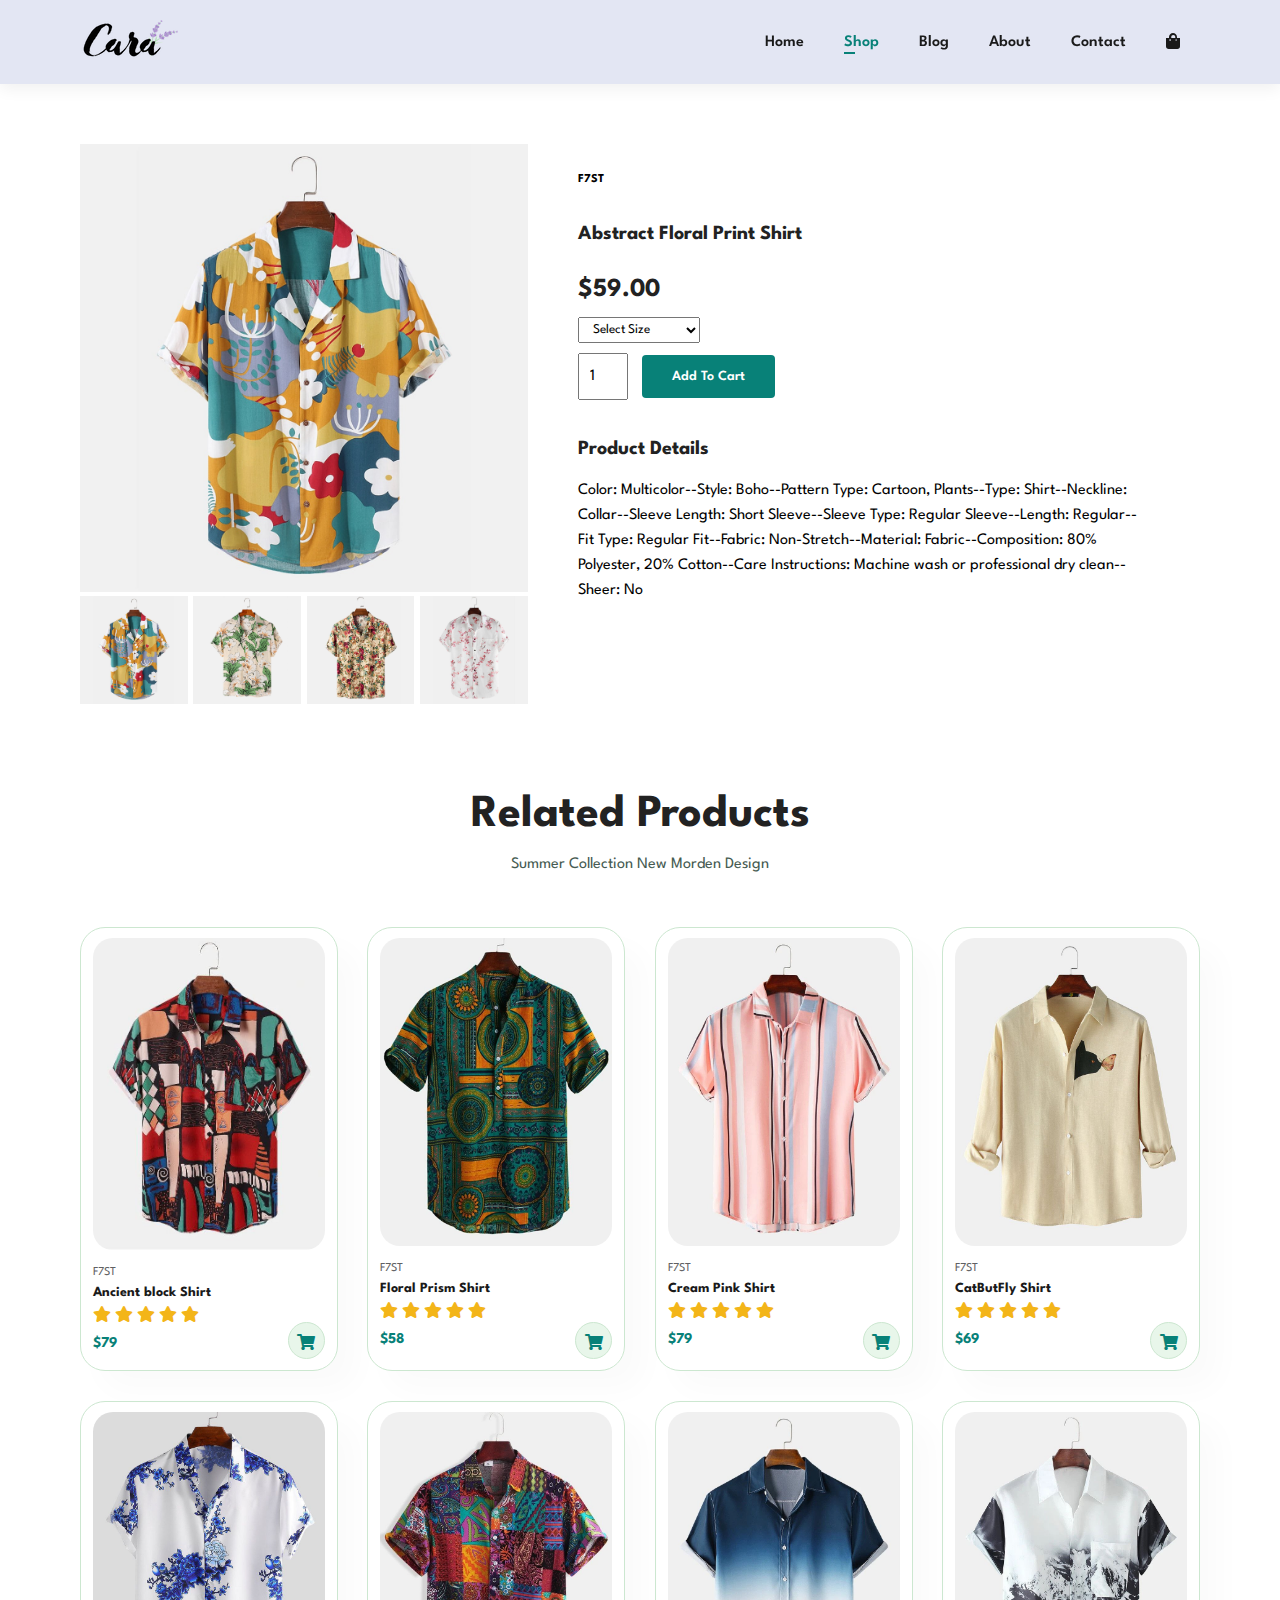
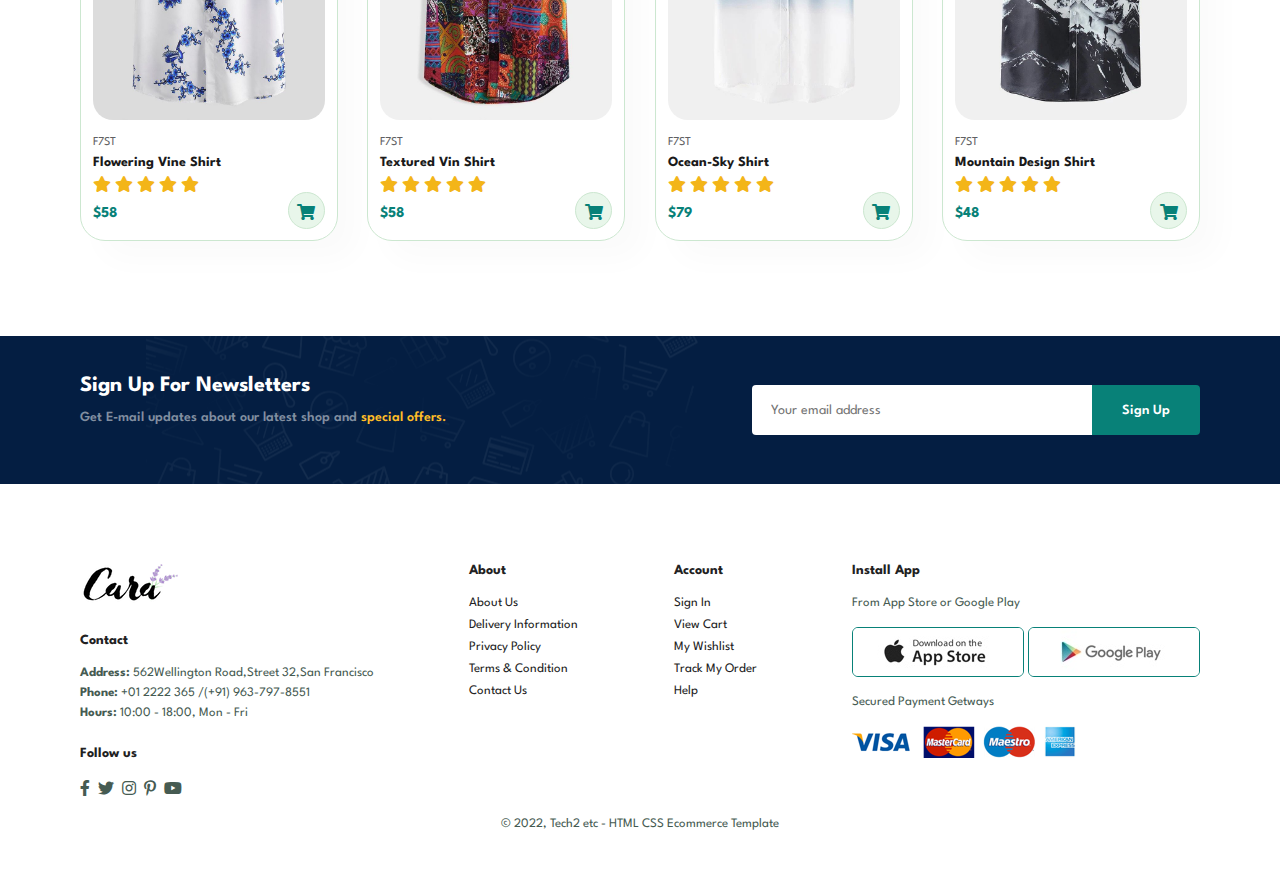
<file: Shopping-Web-By-Revan/sproduct.html>
<!DOCTYPE html>
<html lang="en">

<head>
    <meta charset="UTF-8">
    <meta http-equiv="X-UA-Compatible" content="IE=edge">
    <meta name="viewport" content="width=device-width, initial-scale=1.0">
    <title>Ecommerce Site</title>
    <link rel="stylesheet" href="https://use.fontawesome.com/releases/v5.15.4/css/all.css" />
    <link rel="stylesheet" href="style.css">


</head>

<body>

    <section id="header">
        <a href="#"><img src="img\logo.png" class="logo" alt=""></a>

        <div>
            <ul id="navbar">
                <li><a href="index.html">Home</a></li>
                <li><a class="active" href="shop.html">Shop</a></li>
                <li><a href="blog.html">Blog</a></li>
                <li><a href="about.html">About</a></li>
                <li><a href="contact.html">Contact</a></li>
                <li id="lg-bag"><a href="cart.html"><i class="fa fa-shopping-bag"></i></a></li>
                <a href="#" id="close"><i class="fa fa-times" aria-hidden="true"></i></a>
            </ul>
        </div>
        <div id="mobile">
            <a href="cart.html"><i class="fa fa-shopping-bag"></i></a>
            <label id="toggle"><i class="fa fa-bars"></i></label>
        </div>
    </section>

    <section id="prodetails" class="section-p1">
        <div class="single-pro-image">
            <img src="img/products/f1.jpg" width="100%" id="MainImg" alt="">

            <div class="small-img-group">
                <div class="small-img-col">
                    <img src="img/products/f1.jpg" width="100%" class="small-img" alt="">
                </div>
                <div class="small-img-col">
                    <img src="img/products/f2.jpg" width="100%" class="small-img" alt="">
                </div>
                <div class="small-img-col">
                    <img src="img/products/f3.jpg" width="100%" class="small-img" alt="">
                </div>
                <div class="small-img-col">
                    <img src="img/products/f4.jpg" width="100%" class="small-img" alt="">
                </div>
            </div>
        </div>

        <div class="single-pro-details">
            <h6>F7ST</h6>
            <h4>Abstract Floral Print Shirt</h4>
            <h2>$59.00</h2>
            <select>
                    <option>Select Size</option>
                    <option>S-Small</option>
                    <option>M-Medium</option>
                    <option>L-Large</option>
                    <option>XL-ExtraLarge</option>
                </select>
            <input type="number" value="1">
            <button class="normal">Add To Cart</button>
            <h4>Product Details</h4>
            <span>Color: Multicolor--Style: Boho--Pattern Type: Cartoon, Plants--Type: Shirt--Neckline: Collar--Sleeve Length: Short Sleeve--Sleeve Type: Regular Sleeve--Length: Regular--Fit Type: Regular Fit--Fabric: Non-Stretch--Material: Fabric--Composition: 80% Polyester, 20% Cotton--Care Instructions: Machine wash or professional dry clean--Sheer: No</span>
        </div>
    </section>

    <section id="product1" class="section-p1">
        <h2>Related Products</h2>
        <p>Summer Collection New Morden Design</p>
        <div class="pro-container">
            <div class="pro">
                <img src="img/sp/io1.jpg" alt="">
                <div class="des">
                    <span>F7ST</span>
                    <h5>Ancient block Shirt</h5>
                    <div class="star">
                        <i class="fa fa-star"></i>
                        <i class="fa fa-star"></i>
                        <i class="fa fa-star"></i>
                        <i class="fa fa-star"></i>
                        <i class="fa fa-star"></i>
                    </div>
                    <h4>$79</h4>
                </div>
                <a href="#"><i class="fa fa-shopping-cart cart"></i></a>
            </div>
            <div class="pro">
                <img src="img/sp/io2.jpg" alt="">
                <div class="des">
                    <span>F7ST</span>
                    <h5>Floral Prism Shirt</h5>
                    <div class="star">
                        <i class="fa fa-star"></i>
                        <i class="fa fa-star"></i>
                        <i class="fa fa-star"></i>
                        <i class="fa fa-star"></i>
                        <i class="fa fa-star"></i>
                    </div>
                    <h4>$58</h4>
                </div>
                <a href="#"><i class="fa fa-shopping-cart cart"></i></a>
            </div>
            <div class="pro">
                <img src="img/sp/io3.jpg" alt="">
                <div class="des">
                    <span>F7ST</span>
                    <h5>Cream Pink Shirt</h5>
                    <div class="star">
                        <i class="fa fa-star"></i>
                        <i class="fa fa-star"></i>
                        <i class="fa fa-star"></i>
                        <i class="fa fa-star"></i>
                        <i class="fa fa-star"></i>
                    </div>
                    <h4>$79</h4>
                </div>
                <a href="#"><i class="fa fa-shopping-cart cart"></i></a>
            </div>
            <div class="pro">
                <img src="img/sp/io4.jpg" alt="">
                <div class="des">
                    <span>F7ST</span>
                    <h5>CatButFly Shirt</h5>
                    <div class="star">
                        <i class="fa fa-star"></i>
                        <i class="fa fa-star"></i>
                        <i class="fa fa-star"></i>
                        <i class="fa fa-star"></i>
                        <i class="fa fa-star"></i>
                    </div>
                    <h4>$69</h4>
                </div>
                <a href="#"><i class="fa fa-shopping-cart cart"></i></a>
            </div>
            <div class="pro">
                <img src="img/sp/io5.jpg" alt="">
                <div class="des">
                    <span>F7ST</span>
                    <h5>Flowering Vine Shirt</h5>
                    <div class="star">
                        <i class="fa fa-star"></i>
                        <i class="fa fa-star"></i>
                        <i class="fa fa-star"></i>
                        <i class="fa fa-star"></i>
                        <i class="fa fa-star"></i>
                    </div>
                    <h4>$58</h4>
                </div>
                <a href="#"><i class="fa fa-shopping-cart cart"></i></a>
            </div>
            <div class="pro">
                <img src="img/sp/io6.jpg" alt="">
                <div class="des">
                    <span>F7ST</span>
                    <h5>Textured Vin Shirt</h5>
                    <div class="star">
                        <i class="fa fa-star"></i>
                        <i class="fa fa-star"></i>
                        <i class="fa fa-star"></i>
                        <i class="fa fa-star"></i>
                        <i class="fa fa-star"></i>
                    </div>
                    <h4>$58</h4>
                </div>
                <a href="#"><i class="fa fa-shopping-cart cart"></i></a>
            </div>
            <div class="pro">
                <img src="img/sp/io7.jpg" alt="">
                <div class="des">
                    <span>F7ST</span>
                    <h5>Ocean-Sky Shirt</h5>
                    <div class="star">
                        <i class="fa fa-star"></i>
                        <i class="fa fa-star"></i>
                        <i class="fa fa-star"></i>
                        <i class="fa fa-star"></i>
                        <i class="fa fa-star"></i>
                    </div>
                    <h4>$79</h4>
                </div>
                <a href="#"><i class="fa fa-shopping-cart cart"></i></a>
            </div>
            <div class="pro">
                <img src="img/sp/io8.jpg" alt="">
                <div class="des">
                    <span>F7ST</span>
                    <h5>Mountain Design Shirt</h5>
                    <div class="star">
                        <i class="fa fa-star"></i>
                        <i class="fa fa-star"></i>
                        <i class="fa fa-star"></i>
                        <i class="fa fa-star"></i>
                        <i class="fa fa-star"></i>
                    </div>
                    <h4>$48</h4>
                </div>
                <a href="#"><i class="fa fa-shopping-cart cart"></i></a>
            </div>
        </div>
    </section>

    <section id="newsletter" class="section-p1 section-m1">
        <div class="newstext">
            <h4>Sign Up For Newsletters</h4>
            <p>Get E-mail updates about our latest shop and <span>special offers.</span></p>
        </div>
        <div class="form">
            <input type="email" placeholder="Your email address">
            <button class="normal">Sign Up</button>
        </div>
    </section>

    <footer class="section-p1">
        <div class="col">
            <img class="logo" src="img/logo.png" alt="">
            <h4>Contact</h4>
            <p><strong>Address:</strong> 562Wellington Road,Street 32,San Francisco</p>
            <p><strong>Phone:</strong> +01 2222 365 /(+91) 963-797-8551</p>
            <p><strong>Hours:</strong> 10:00 - 18:00, Mon - Fri</p>
            <div class="follow"></div>
            <h4>Follow us</h4>
            <div class="icon">
                <i class="fab fa-facebook-f"></i>
                <i class="fab fa-twitter"></i>
                <i class="fab fa-instagram"></i>
                <i class="fab fa-pinterest-p"></i>
                <i class="fab fa-youtube"></i>
            </div>
        </div>

        <div class="col">
            <h4>About</h4>
            <a href="#">About Us</a>
            <a href="#">Delivery Information</a>
            <a href="#">Privacy Policy</a>
            <a href="#">Terms & Condition</a>
            <a href="#">Contact Us</a>
        </div>

        <div class="col">
            <h4>Account</h4>
            <a href="#">Sign In</a>
            <a href="#">View Cart</a>
            <a href="#">My Wishlist</a>
            <a href="#">Track My Order</a>
            <a href="#">Help</a>
        </div>

        <div class="col install">
            <h4>Install App</h4>
            <p>From App Store or Google Play</p>
            <div class="row">
                <img src="img/pay/app.jpg" alt="">
                <img src="img/pay/play.jpg" alt="">
            </div>
            <p>Secured Payment Getways </p>
            <img src="img/pay/pay.png" alt="">

        </div>

        <div class="copyright">
            <p>© 2022, Tech2 etc - HTML CSS Ecommerce Template</p>
        </div>

    </footer>

    <script>
        var MainImg = document.getElementById("MainImg");
        var smallimg = document.getElementsByClassName("small-img");

        smallimg[0].onclick = function() {
            MainImg.src = smallimg[0].src;
        }
        smallimg[1].onclick = function() {
            MainImg.src = smallimg[1].src;
        }
        smallimg[2].onclick = function() {
            MainImg.src = smallimg[2].src;
        }
        smallimg[3].onclick = function() {
            MainImg.src = smallimg[3].src;
        }
    </script>


    <script src="script.js"></script>

</body>

</html>
</file>
<file: Shopping-Web-By-Revan/style.css>
@import url('https://fonts.googleapis.com/css2?family=Spartan:wght@100;200;300;400;500;600;700;800;900&display=swap');
    * {
        margin: 0;
        padding: 0;
        box-sizing: border-box;
        font-family: 'Spartan', sans-serif;
    }
    
    h1 {
        font-size: 50px;
        line-height: 64px;
        color: #222;
    }
    
    h2 {
        font-size: 46px;
        line-height: 54px;
        color: #222;
    }
    
    h4 {
        font-size: 20px;
        color: #222;
    }
    
    h6 {
        font-weight: 700px;
        font-size: 12px;
    }
    
    p {
        font-size: 16px;
        color: #465b52;
        margin: 15px 0 20px 0;
    }
    
    .section-p1 {
        padding: 40px 80px;
    }
    
    .section-m1 {
        margin: 40px 0;
    }
    
    button.normal {
        font-size: 14px;
        font-weight: 600;
        padding: 15px 30px;
        color: #000;
        background-color: #fff;
        border-radius: 4px;
        cursor: pointer;
        border: none;
        outline: none;
        transition: 0.2s;
    }
    
    button.white {
        font-size: 13px;
        font-weight: 600;
        padding: 11px 18px;
        color: #fff;
        background-color: transparent;
        cursor: pointer;
        border: 1px solid #fff;
        outline: none;
        transition: 0.2s;
    }
    
    body {
        width: 100%;
    }
    /* Header Start */
    
    #header {
        display: flex;
        align-items: center;
        /* For show logo and Home,shop etc. in one line (header)  */
        justify-content: space-between;
        padding: 20px 80px;
        background: #E3E6F3;
        box-shadow: 0 5px 15px rgba(0, 0, 0, 0.06);
        z-index: 999;
        position: sticky;
        top: 0px;
        left: 0px;
    }
    
    #navbar {
        display: flex;
        /* For show Home,shop etc. in one line */
        align-items: center;
        justify-content: center;
    }
    
    #navbar li {
        list-style: none;
        /* Remove ul ○ symbol */
        padding: 0 20px;
        position: relative;
        /*Under line bottom home and all*/
    }
    
    #navbar li a {
        text-decoration: none;
        /* Remove li underline */
        font-size: 16px;
        font-weight: 600;
        color: #1a1a1a;
        transition: 0.3s ease;
    }
    
    #navbar li a:hover,
    /* When pointer on text change color */
    
    #navbar li a.active {
        /* Show bright name (page opened) */
        color: #088178;
    }
    /*  */
    
    #navbar li a.active::after,
    #navbar li a:hover::after {
        /* Show line ob bottom of name (when pointer on text) */
        content: "";
        width: 15%;
        height: 2px;
        background: #088178;
        position: absolute;
        bottom: -4px;
        left: 20px;
    }
    
    #mobile {
        display: none;
        align-items: center;
    }
    
    #close {
        display: none;
    }
    /* Home Page */
    
    #hero {
        background-image: url('img/hero4.png');
        height: 90vh;
        width: 100%;
        background-size: cover;
        background-position: top 25% right 0;
        padding: 0 80px;
        display: flex;
        flex-direction: column;
        align-items: flex-start;
        justify-content: center;
    }
    
    #hero h4 {
        padding-bottom: 15px;
    }
    
    #hero h1 {
        color: #088178;
    }
    
    #hero button {
        background-image: url("img/button.png");
        background-color: transparent;
        color: #088178;
        border: 0px;
        padding: 14px 80px 14px 65px;
        background-repeat: no-repeat;
        cursor: pointer;
        font-weight: 700;
        font-size: 15px;
    }
    /* Features */
    
    #feature {
        display: flex;
        align-items: center;
        justify-content: space-between;
        flex-wrap: wrap;
    }
    
    #ferture,
    .fe-box {
        width: 180px;
        text-align: center;
        padding: 25px 15px;
        box-shadow: 20px 20px 34px rgba(0, 0, 0, 0.03);
        border: 1px solid #cce7d0;
        border-radius: 4px;
        margin: 15px 0;
    }
    
    #feature,
    .fe-box:hover {
        box-shadow: 10px 10px 54px rgba(0, 0, 0, 0.01);
    }
    
    #ferture,
    .fe-box img {
        width: 100%;
        margin-bottom: 10px;
    }
    
    #ferture,
    .fe-box h6 {
        display: inline-block;
        padding: 9px 8px 6px 8px;
        line-height: 1;
        border-radius: 4px;
        color: #088178;
        background-color: #fddde4;
    }
    
    #ferture,
    .fe-box .a {
        background-color: #cdebbc;
    }
    
    #ferture,
    .fe-box .b {
        background-color: #d1e8f2;
    }
    
    #ferture,
    .fe-box .c {
        background-color: #cdd4f8;
    }
    
    #ferture,
    .fe-box .d {
        background-color: #f6dbf6;
    }
    
    #ferture,
    .fe-box .e {
        background-color: #fff2e5;
    }
    /* products */
    
    #product1 {
        text-align: center;
    }
    
    #product1 .pro-container {
        display: flex;
        justify-content: space-between;
        padding-top: 20px;
        flex-wrap: wrap;
    }
    
    #product1 .pro {
        /*Product Box*/
        width: 23%;
        min-width: 250px;
        padding: 10px 12px;
        border: 1px solid #cce7d0;
        border-radius: 25px;
        cursor: pointer;
        box-shadow: 20px 20px 30px rgba(0, 0, 0, 0.02);
        margin: 15px 0;
        transition: 0.2s ease;
        position: relative;
    }
    
    #product1 .pro:hover {
        /* hover shadow effect when cursor on product */
        box-shadow: 20px 20px 30px rgba(0, 0, 0, 0.06);
    }
    
    #product1 .pro img {
        /* image size */
        width: 100%;
        border-radius: 20px;
    }
    
    #product1 .pro .des {
        /* Product Description alignment */
        text-align: start;
        padding: 10px 0;
    }
    
    #product1 .pro .des span {
        color: #606063;
        font-size: 12px;
    }
    
    #product1 .pro .des h5 {
        padding-top: 7px;
        color: #1a1a1a;
        font-size: 14px;
    }
    
    #product1 .pro .des i {
        padding-top: 7px;
        color: rgb(243, 181, 25);
    }
    
    #product1 .pro .des h4 {
        padding-top: 12px;
        font-size: 15px;
        font-weight: 700;
        color: #088178;
    }
    
    #product1 .pro .cart {
        width: 37px;
        height: 37px;
        line-height: 39px;
        border-radius: 29px;
        background-color: #e8f6ea;
        font-weight: bold;
        color: #088178;
        border: 1px solid #cce7d0;
        position: absolute;
        right: 12px;
        bottom: 11px;
    }
    /* banner */
    
    #banner {
        display: flex;
        flex-direction: column;
        justify-content: center;
        align-items: center;
        text-align: center;
        background-image: url("img/banner/b2.jpg");
        width: 100%;
        height: 40vh;
        background-size: cover;
        background-position: center;
    }
    
    #banner h4 {
        color: #fff;
        font-size: 16px;
    }
    
    #banner h2 {
        color: #fff;
        font-size: 30px;
        padding: 10px 0px;
    }
    
    #banner h2 span {
        color: #ef3636;
    }
    
    #banner button:hover {
        background: #088178;
        color: #fff;
    }
    
    #sm-banner {
        display: flex;
        justify-content: space-between;
        flex-wrap: wrap;
    }
    
    #sm-banner .banner-box {
        display: flex;
        flex-direction: column;
        justify-content: center;
        align-items: flex-start;
        background-image: url(img/banner/b17.jpg);
        min-width: 604px;
        height: 40vh;
        background-size: cover;
        background-position: center;
        padding: 30px;
    }
    
    #sm-banner .banner-box2 {
        display: flex;
        flex-direction: column;
        justify-content: center;
        align-items: flex-start;
        background-image: url(img/banner/b10.jpg);
        min-width: 690px;
        height: 40vh;
        background-size: cover;
        background-position: center;
        padding: 30px;
    }
    
    #sm-banner h4 {
        color: #fff;
        font-size: 20px;
        font-weight: 300;
    }
    
    #sm-banner h2 {
        color: #fff;
        font-size: 28px;
        font-weight: 800;
    }
    
    #sm-banner span {
        color: #fff;
        font-size: 14px;
        font-weight: 500;
        padding-bottom: 15px;
    }
    
    #sm-banner .banner-box:hover button {
        background: #088178;
        border: 1px solid #088178;
    }
    
    #banner3 {
        display: flex;
        justify-content: space-between;
        flex-wrap: wrap;
        padding: 0 8px;
    }
    
    #banner3 .banner-box {
        display: flex;
        flex-direction: column;
        justify-content: center;
        align-items: flex-start;
        background-image: url(img/banner/b7.jpg);
        min-width: 30%;
        height: 30vh;
        background-size: cover;
        background-position: center;
        padding: 20px;
        margin-bottom: 20px;
    }
    
    #banner3 .banner-box2 {
        display: flex;
        flex-direction: column;
        justify-content: center;
        align-items: flex-start;
        background-image: url(img/banner/b4.jpg);
        min-width: 35%;
        height: 30vh;
        background-size: cover;
        background-position: center;
        padding: 20px;
        margin-bottom: 20px;
    }
    
    #banner3 .banner-box3 {
        background-image: url("/img/banner/b18.jpg");
    }
    
    #banner3 h2 {
        color: #fff;
        font-weight: 900;
        font-size: 22px;
    }
    
    #banner3 h3 {
        color: #ec544e;
        font-weight: 800;
        font-size: 15px;
    }
    
    #newsletter {
        display: flex;
        justify-content: space-between;
        flex-wrap: wrap;
        align-items: center;
        background-image: url("img/banner/b14.png");
        background-repeat: no-repeat;
        background-position: 20% 30%;
        background-color: #041e42;
    }
    
    #newsletter h4 {
        font-size: 22px;
        font-weight: 700;
        color: #fff;
    }
    
    #newsletter p {
        font-size: 14px;
        font-weight: 600;
        color: #818ea0;
    }
    
    #newsletter p span {
        color: #ffbd27;
    }
    
    #newsletter .form {
        display: flex;
        width: 40%;
    }
    
    #newsletter input {
        height: 3.125rem;
        padding: 0 1.25em;
        font-size: 14px;
        width: 100%;
        border: 1px solid transparent;
        border-radius: 4px;
        outline: none;
        border-top-right-radius: 0;
        border-bottom-right-radius: 0;
    }
    
    #newsletter button {
        background-color: #088178;
        color: #fff;
        white-space: nowrap;
        border-top-left-radius: 0;
        border-bottom-left-radius: 0;
    }
    
    footer {
        display: flex;
        justify-content: space-between;
        flex-wrap: wrap;
    }
    
    footer .col {
        display: flex;
        flex-direction: column;
        align-items: flex-start;
        margin-bottom: 20px;
    }
    
    footer .logo {
        margin-bottom: 30px;
    }
    
    footer h4 {
        font-size: 14px;
        padding-bottom: 20px;
    }
    
    footer p {
        font-size: 13px;
        margin: 0 0 8px 0;
    }
    
    footer a {
        font-size: 13px;
        text-decoration: none;
        color: #222;
        margin-bottom: 10px;
    }
    
    footer .follow {
        margin-top: 20px;
    }
    
    footer i {
        color: #465b52;
        padding-right: 4px;
        cursor: pointer;
    }
    
    footer .install .row img {
        border: 1px solid #088178;
        border-radius: 6px;
    }
    
    footer .install img {
        margin: 10px 0 15px 0;
    }
    
    footer i:hover,
    footer a:hover {
        color: #088178;
    }
    
    footer .copyright {
        width: 100%;
        text-align: center;
    }
    /* Shop Page */
    
    #page-hader {
        background-image: url("img/banner/b1.jpg");
        width: 100%;
        height: 40vh;
        background-size: cover;
        display: flex;
        justify-content: center;
        text-align: center;
        flex-direction: column;
        padding: 14px;
    }
    
    #page-hader h2,
    #page-hader p {
        color: #fff;
    }
    
    #pagination {
        text-align: center;
    }
    
    #pagination a {
        text-decoration: none;
        background-color: #088178;
        padding: 15px 20px;
        border-radius: 4px;
        color: #fff;
        font-weight: 600;
        cursor: pointer;
    }
    
    #pagination a i {
        font-size: 16px;
        font-weight: 600;
    }
    /* Single Product */
    
    #prodetails {
        display: flex;
        margin-top: 20px;
    }
    
    #prodetails .single-pro-image {
        width: 40%;
        margin-right: 50px;
    }
    
    .small-img-group {
        display: flex;
        justify-content: space-between;
    }
    
    .small-img-col {
        flex-basis: 24%;
        cursor: pointer;
    }
    
    #prodetails .single-pro-details {
        width: 50%;
        padding-top: 30px;
    }
    
    #prodetails .single-pro-details h4 {
        padding: 40px 0 20px 0;
    }
    
    #prodetails .single-pro-details h2 {
        font-size: 26px;
    }
    
    #prodetails .single-pro-details select {
        display: block;
        padding: 5px 10px;
        margin-bottom: 10px;
    }
    
    #prodetails .single-pro-details input {
        width: 50px;
        height: 47px;
        padding-left: 10px;
        font-size: 16px;
        margin-right: 10px;
    }
    
    #prodetails .single-pro-details input:focus {
        outline: none;
    }
    
    #prodetails .single-pro-details button {
        background: #088178;
        color: #fff;
    }
    
    #prodetails .single-pro-details span {
        line-height: 25px;
    }
    /* Blog Page */
    
    #page-hader.blog-header {
        background-image: url("img/banner/b19.jpg");
    }
    
    #blog {
        padding: 150px 150px 0 150px;
    }
    
    #blog .blog-box {
        display: flex;
        align-items: center;
        width: 100%;
        position: relative;
        padding-bottom: 110px;
    }
    
    #blog .blog-img {
        width: 50%;
        margin-right: 40px;
    }
    
    #blog img {
        width: 100%;
        height: 300px;
        object-fit: cover;
    }
    
    #blog .blog-details {
        width: 50%;
    }
    
    #blog .blog-details a {
        text-decoration: none;
        font-size: 11px;
        color: #000;
        font-weight: 700;
        position: relative;
        transition: 0.3s;
    }
    
    #blog .blog-details a::after {
        content: "";
        width: 50px;
        height: 1px;
        background-color: #000;
        position: absolute;
        top: 4px;
        right: -60px;
    }
    
    #blog .blog-details a:hover {
        color: #088178;
    }
    
    #blog .blog-details a:hover::after {
        background-color: #088178;
    }
    
    #blog .blog-box h1 {
        position: absolute;
        top: -40px;
        left: 0;
        font-size: 70px;
        font-weight: 700;
        color: #c9cbce;
        z-index: -9;
    }
    /* About Page */
    
    #page-hader.about-header {
        background-image: url("img/about/banner.png");
    }
    
    #about-head {
        display: flex;
        align-items: center;
    }
    
    #about-head img {
        width: 50%;
        height: auto;
    }
    
    #about-head div {
        padding-left: 40px;
    }
    
    #about-app {
        text-align: center;
    }
    
    #about-app .video {
        width: 70%;
        height: 100%;
        margin: 30px auto 0 auto;
    }
    
    #about-app .video video {
        width: 100%;
        height: 100%;
        border-radius: 20px;
    }
    /* Contact Us */
    
    #page-hader.contacts-header {
        background-image: url("img/banner/feedback-banner.jpg");
    }
    
    #contact-details {
        display: flex;
        align-items: center;
        justify-content: space-between;
    }
    
    #contact-details .details {
        width: 40%;
    }
    
    #contact-details .details span,
    #form-details form span {
        font-size: 12px;
    }
    
    #contact-details .details h2,
    #form-details form h2 {
        font-size: 21px;
        line-height: 35px;
        padding: 20px 0;
    }
    
    #contact-details .details h3 {
        font-size: 16px;
        padding-bottom: 15px;
    }
    
    #contact-details .details li {
        list-style: none;
        display: flex;
        padding: 10px 0;
    }
    
    #contact-details .details li i {
        font-size: 14px;
        padding-right: 22px;
    }
    
    #contact-details .details li p {
        margin: 0;
        font-size: 14px;
    }
    
    #contact-details .map {
        width: 55%;
        height: 400px;
    }
    
    #contact-details .map iframe {
        width: 100%;
        height: 100%;
    }
    
    #form-details {
        display: flex;
        justify-content: space-between;
        margin: 30px;
        padding: 80px;
        border: 1px solid #e1e1e1;
    }
    
    #form-details form {
        width: 65%;
        display: flex;
        flex-direction: column;
        align-items: flex-start;
    }
    
    #form-details form input,
    #form-details form textarea {
        width: 100%;
        padding: 12px 15px;
        outline: none;
        margin-bottom: 20px;
        border: 1px solid #e1e1e1;
    }
    
    #form-details form button {
        background-color: #088178;
        color: #fff;
    }
    
    #form-details .people div {
        padding-bottom: 25px;
        display: flex;
        align-items: flex-start;
    }
    
    #form-details .people div img {
        width: 65px;
        height: 65px;
        object-fit: cover;
        margin-right: 15px;
    }
    
    #form-details .people div p {
        margin: 0;
        font-size: 13px;
        line-height: 25px;
    }
    
    #form-details .people div p span {
        display: block;
        font-size: 16px;
        font-weight: 600;
        color: #000;
    }
    /* Cart Page */
    
    #cart {
        overflow-x: auto;
    }
    
    #cart table {
        width: 100%;
        border-collapse: collapse;
        table-layout: fixed;
        white-space: nowrap;
    }
    
    #cart table img {
        width: 70px;
    }
    
    #cart table td:nth-child(1) {
        width: 100px;
        text-align: center;
    }
    
    #cart table td:nth-child(2) {
        width: 150px;
        text-align: center;
    }
    
    #cart table td:nth-child(3) {
        width: 250px;
        text-align: center;
    }
    
    #cart table td:nth-child(4),
    #cart table td:nth-child(5),
    #cart table td:nth-child(6) {
        width: 150px;
        text-align: center;
    }
    
    #cart table td:nth-child(5) input {
        width: 70px;
        padding: 10px 5px 10px 15px;
    }
    
    #cart table thead {
        border: 1px solid #e2e9e1;
        border-left: none;
        border-right: none;
    }
    
    #cart table thead td {
        font-weight: 700;
        text-transform: uppercase;
        font-size: 13px;
        padding: 18px 0;
    }
    
    #cart table tbody tr td {
        padding-top: 15px;
    }
    
    #cart table thead td {
        font-size: 13px;
    }
    
    #cart-add {
        display: flex;
        flex-wrap: wrap;
        justify-content: space-between;
    }
    
    #coupon {
        width: 50%;
        margin-bottom: 30px;
    }
    
    #coupon h3,
    #subtotal h3 {
        padding-bottom: 15px;
    }
    
    #coupon input {
        padding: 10px 20px;
        outline: none;
        width: 60%;
        margin-right: 10px;
        border: 1px solid #e2e9e1;
    }
    
    #coupon button,
    #subtotal button {
        background-color: #088178;
        color: #fff;
        padding: 12px 20px;
    }
    
    #subtotal {
        width: 50%;
        margin-bottom: 30px;
        border: 1px solid #e2e9e1;
        padding: 30px;
    }
    
    #subtotal table {
        border-collapse: collapse;
        width: 100%;
        margin-bottom: 20px;
    }
    
    #subtotal table td {
        width: 50%;
        border: 1px solid #e2e9e1;
        padding: 10px;
        font-size: 13px;
    }
    
    #newsletter1 {
        display: flex;
        flex-wrap: wrap;
        background-image: url("img/banner/b14.png");
        background-repeat: no-repeat;
        background-position: 20% 30%;
        background-color: #041e42;
    }
    
    #newsletter1 h4 {
        font-size: 22px;
        font-weight: 700;
        color: #fff;
    }
    
    #newsletter1 p {
        font-size: 14px;
        font-weight: 600;
        color: #818ea0;
        text-align: center;
        justify-content: center;
    }
    
    #newsletter1 p span {
        color: #ffbd27;
    }
    
    #page-hader.cart-header {
        background-image: url("img/banner/banner.jpg");
    }
    /* Start Media Query */
    
    @media (max-width:799px) {
        .section-p1 {
            padding: 40px 40px;
        }
        #navbar {
            display: flex;
            flex-direction: column;
            align-items: center;
            justify-content: flex-start;
            position: fixed;
            top: 0;
            right: -300px;
            height: 100vh;
            width: 221px;
            background-color: #E3E6F3;
            /* filter: blur(8px);
        -webkit-filter: blur(8px); */
            /* background-blend-mode: overlay; */
            box-shadow: 0 40px 60px rgba(0, 0, 0, 0.1);
            padding: 80px 0 0 10px;
            transition: 0.3s;
        }
        #navbar.active {
            right: 0px;
        }
        #navbar li {
            margin-bottom: 25px;
        }
        #mobile {
            display: flex;
            align-items: center;
        }
        #mobile i {
            color: #1a1a1a;
            font-size: 24px;
            padding-left: 20px;
        }
        #close {
            display: initial;
            position: absolute;
            top: 30px;
            left: 30px;
            color: #222;
            font-size: 24px;
        }
        #lg-bag {
            display: none;
        }
        #hero {
            height: 70vh;
            padding: 0 80px;
            background-position: top 30% right 30%;
        }
        #features {
            justify-content: center;
        }
        #features .fe-box {
            margin: 15px 15px;
        }
        #product1 .pro-container {
            justify-content: center;
        }
        #product1 .pro {
            margin: 15px;
        }
        #banner {
            height: 20vh;
        }
        #sm-banner .banner-box {
            min-width: 100%;
            height: 35vh;
            padding: 30px;
            margin-bottom: 20px;
        }
        #banner3 {
            padding: 0 40px;
        }
        #banner3 .banner-box {
            width: 115%;
            height: 18vh;
        }
        #newsletter .form {
            width: 70%;
        }
        #toggle {
            cursor: pointer;
        }
        /* blog page */
        #page-hader {
            height: 23vh;
        }
        /* about page */
        .ah {
            font-size: 35px;
        }
        .ah1 {
            font-size: 12px;
        }
        /* contact */
        #form-details {
            padding: 40px;
        }
        #form-details form {
            width: 50%;
        }
        /* cart */
        #page-hader.cart-header {
            height: 18vh;
        }
        #page-hader.cart-header h2 {
            font-size: 35px;
        }
        #page-hader.cart-header p {
            font-size: 14px;
        }
    }
    
    @media (max-width: 477px) {
        #header {
            padding: 10px 30px;
        }
        h2 {
            font-size: 32px;
        }
        h1 {
            font-size: 38px;
        }
        #hero {
            background-position: 55%;
            padding: 0 20px;
        }
        #ferture,
        .fe-box {
            width: 155px;
            margin: 0 0 15px 0;
        }
        .section-p1 {
            padding: 35px;
        }
        #product1 .pro {
            width: 100%;
        }
        #banner {
            height: 40vh;
        }
        #sm-banner .banner-box {
            height: 24vh;
        }
        #sm-banner h2 {
            font-size: 22px;
        }
        #sm-banner h4 {
            font-size: 16px;
        }
        #sm-banner span {
            font-size: 12px;
        }
        /* #newsletter {
        padding: 40px 20px;
    } */
        #newsletter .form {
            width: 100%;
        }
        #navbar {
            width: 136px;
        }
        /* Single Product */
        #prodetails {
            display: flex;
            flex-direction: column;
        }
        #prodetails .single-pro-image {
            width: 100%;
            margin-right: 0px;
        }
        #prodetails .single-pro-details {
            width: 100%;
        }
        /* blog page */
        #page-hader {
            height: 17vh;
        }
        #blog {
            padding: 100px 20px 0 20px;
        }
        #blog .blog-box {
            display: flex;
            flex-direction: column;
            align-items: flex-start;
        }
        #blog .blog-img {
            width: 100%;
            margin-right: 0px;
            margin-bottom: 30px;
        }
        #blog .blog-details {
            width: 100%;
        }
        /* about */
        #about-head {
            flex-direction: column;
        }
        #about-head img {
            width: 100%;
            margin-bottom: 20px;
        }
        #about-head div {
            padding-left: 0px;
        }
        .ah {
            font-size: 27px;
        }
        .ah1 {
            font-size: 10px;
        }
        h1 {
            font-size: 27px;
        }
        #about-app .video {
            width: 100%;
        }
        /* contact */
        .contacts-header h2 {
            padding-top: 20px;
            font-size: 25px;
        }
        .contacts-header p {
            padding-top: 5px;
            margin-top: 5px;
            font-size: 16px;
        }
        #page-hader {
            height: 14vh;
        }
        #contact-details {
            flex-direction: column;
        }
        #contact-details .details {
            width: 100%;
            margin-bottom: 30px;
        }
        #contact-details .map {
            width: 100%;
        }
        #form-details {
            margin: 10px;
            padding: 30px 10px;
            flex-wrap: wrap;
        }
        #form-details form {
            width: 100%;
            margin-bottom: 30px;
        }
        /* cart */
        #page-hader.cart-header {
            height: 12vh;
        }
        #page-hader.cart-header h2 {
            font-size: 16px;
            padding: 0px;
            margin: 0px;
        }
        #page-hader.cart-header p {
            font-size: 8px;
            padding: 0px;
            margin: 0px;
        }
        /* cart */
        #cart-add {
            flex-direction: column;
        }
        #coupon {
            width: 100%;
        }
        #subtotal {
            width: 100%;
            padding: 20px;
        }
    }
    /* @media (max-width:850px) {
    .section-p1 {
        padding: 40px 40px;
    }
    #navbar {
        display: flex;
        flex-direction: column;
        align-items: center;
        justify-content: flex-start;
        position: fixed;
        top: 0;
        right: -300px;
        height: 100vh;
        width: 221px;
        background-color: #E3E6F3;
        box-shadow: 0 40px 60px rgba(0, 0, 0, 0.1);
        padding: 80px 0 0 10px;
        transition: 0.3s;
    }
    #navbar.active {
        right: 0px;
    }
    #navbar li {
        margin-bottom: 25px;
    }
    #mobile {
        display: flex;
        align-items: center;
    }
    #mobile i {
        color: #1a1a1a;
        font-size: 24px;
        padding-left: 20px;
    }
    #close {
        display: initial;
        position: absolute;
        top: 30px;
        left: 30px;
        color: #222;
        font-size: 24px;
    }
    #lg-bag {
        display: none;
    }
    #hero {
        height: 70vh;
        padding: 0 80px;
        background-position: top 30% right 30%;
    }
    #features {
        justify-content: center;
    }
    #features .fe-box {
        margin: 15px 15px;
    }
    #product1 .pro-container {
        justify-content: center;
    }
    #product1 .pro {
        margin: 15px;
    }
    #banner {
        height: 20vh;
    }
    #sm-banner .banner-box {
        min-width: 100%;
        height: 35vh;
        padding: 30px;
        margin-bottom: 20px;
    }
    #banner3 {
        padding: 0 40px;
    }
    #banner3 .banner-box {
        width: 115%;
        height: 18vh;
    }
    #newsletter .form {
        width: 70%;
    }
    #toggle {
        cursor: pointer;
    }
} */
</file>
